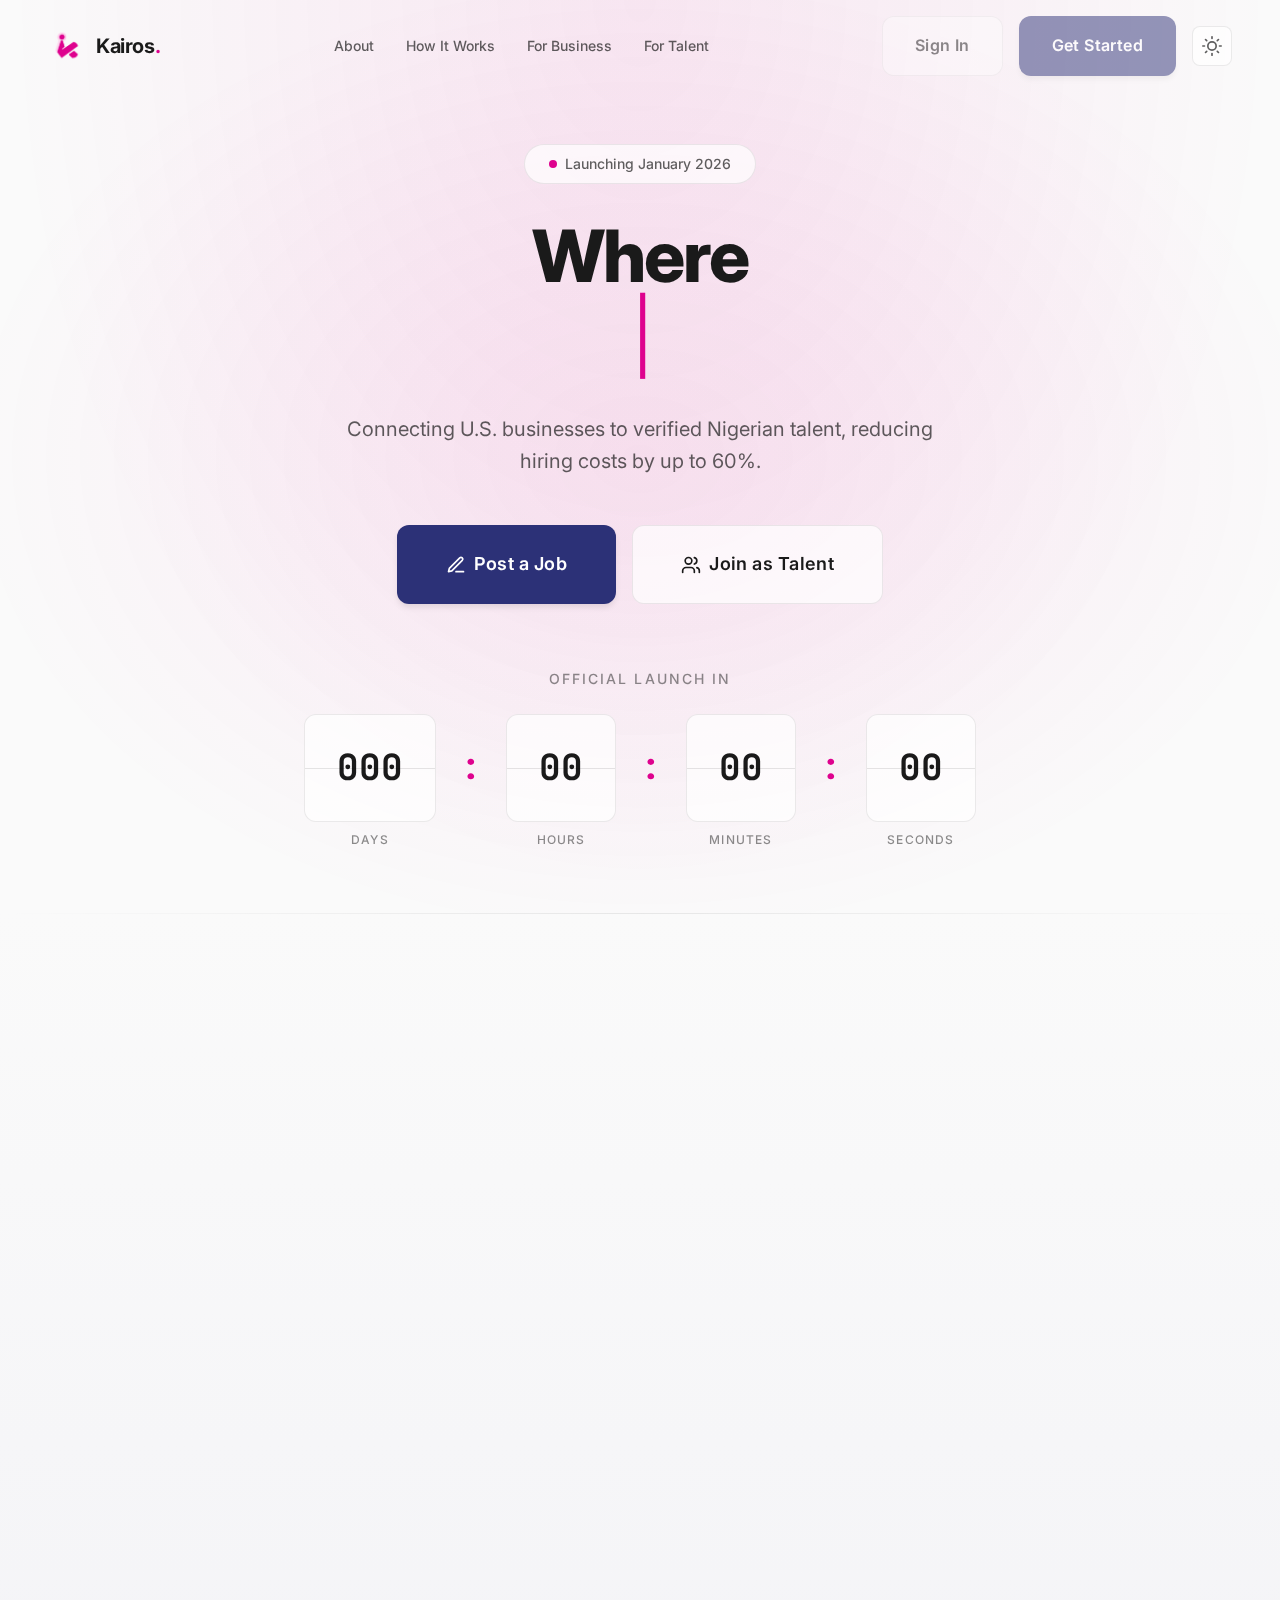
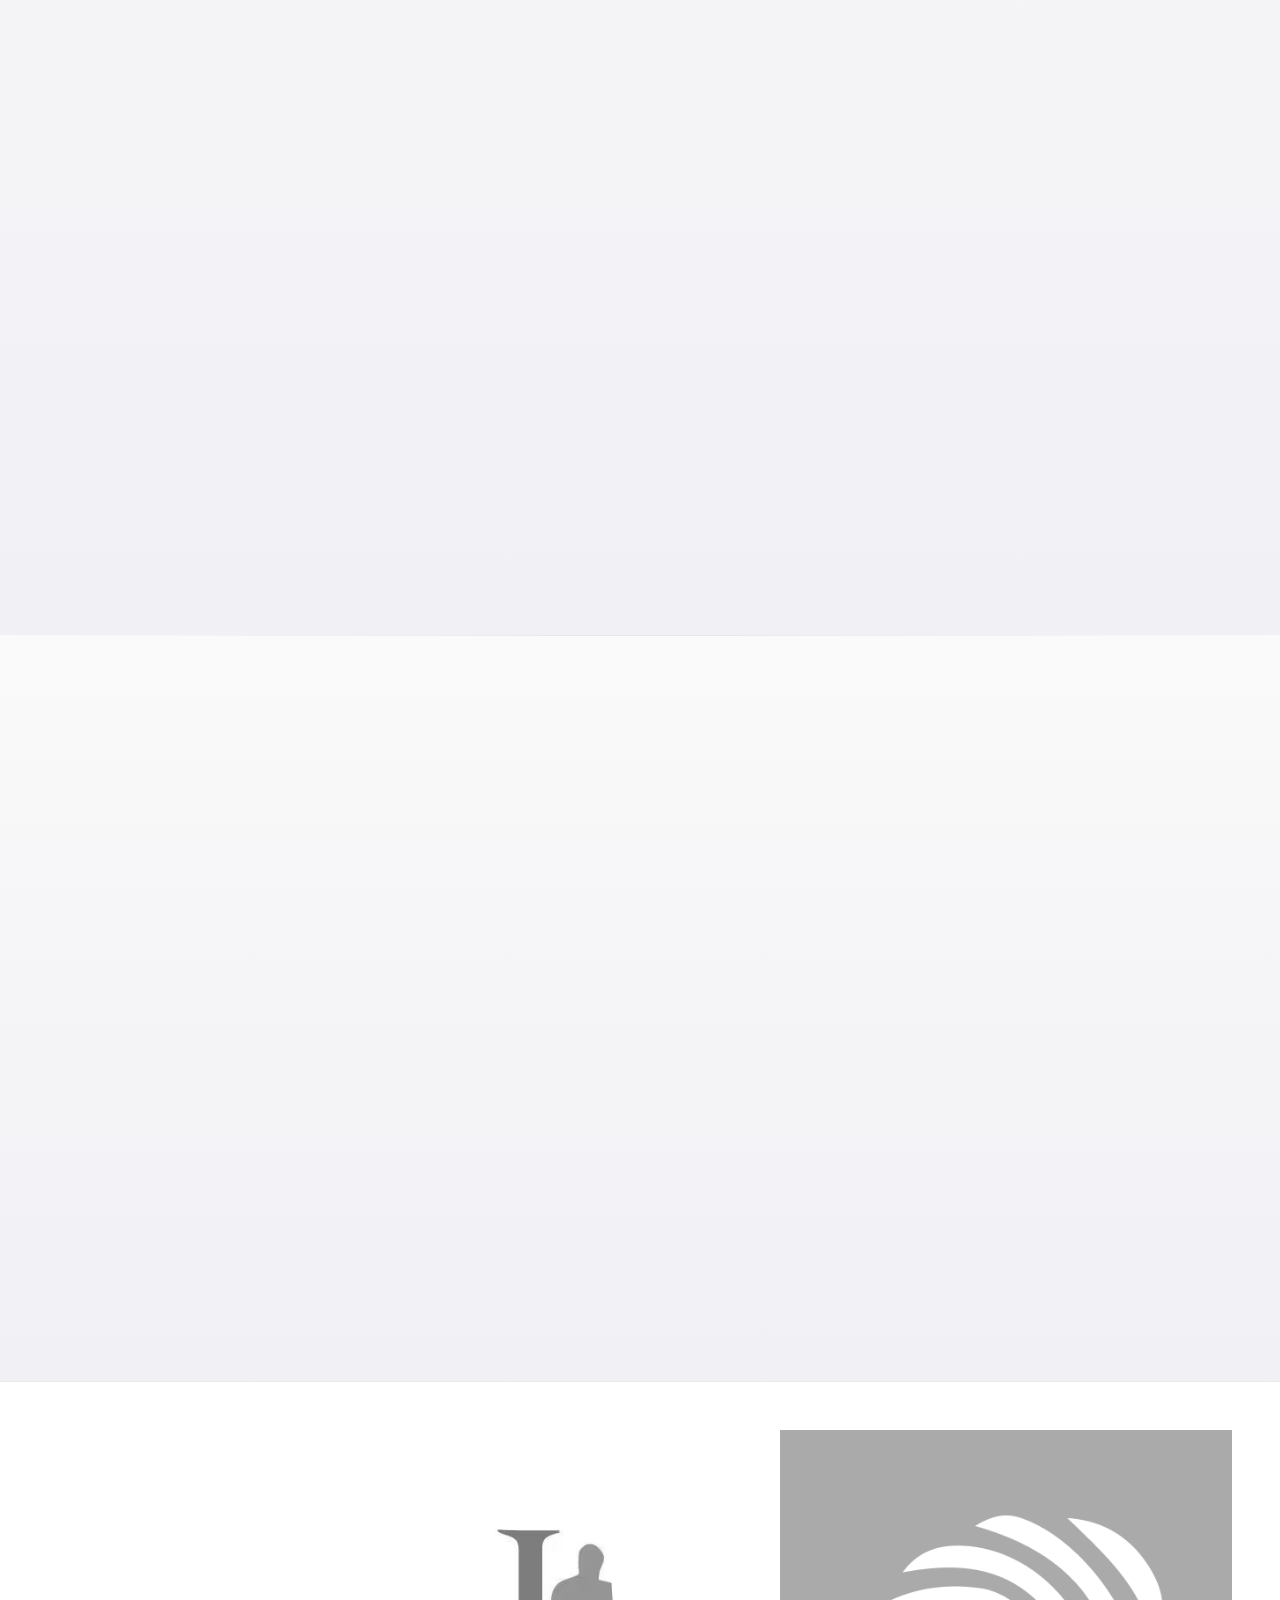
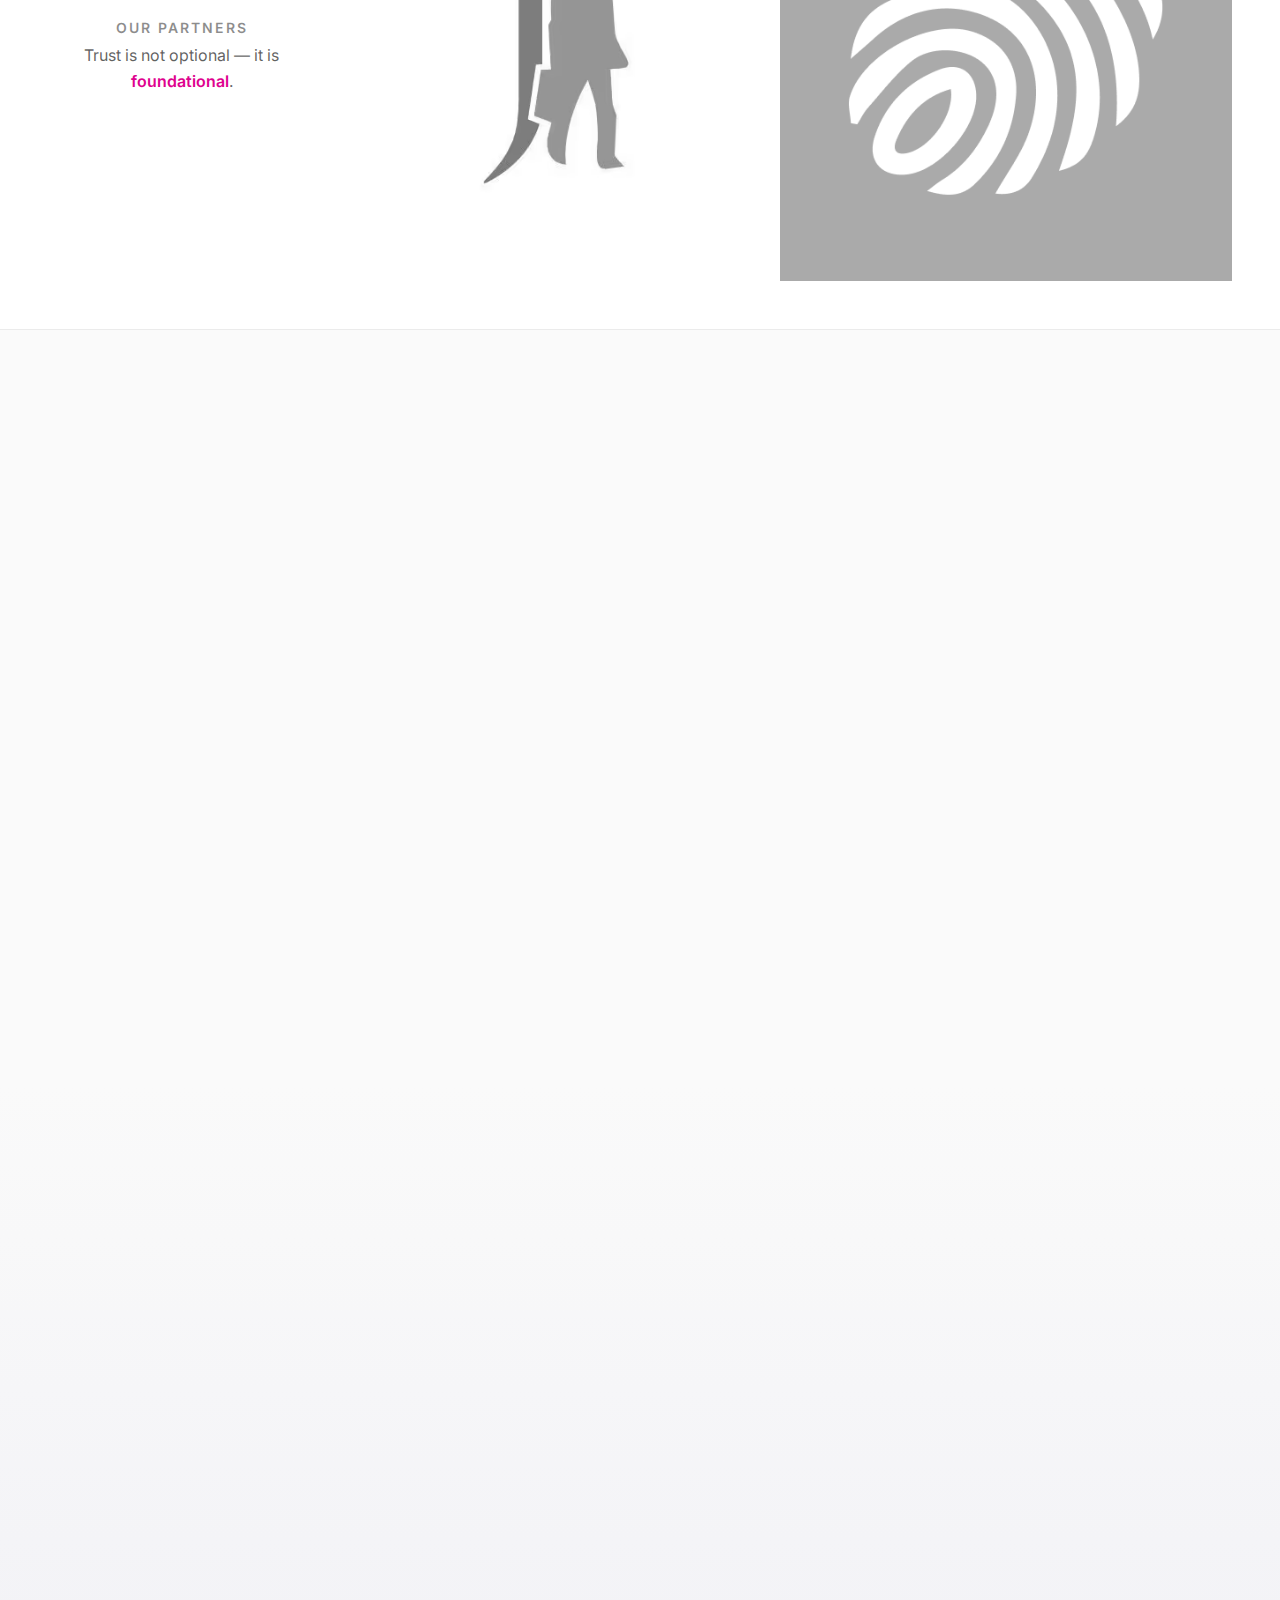
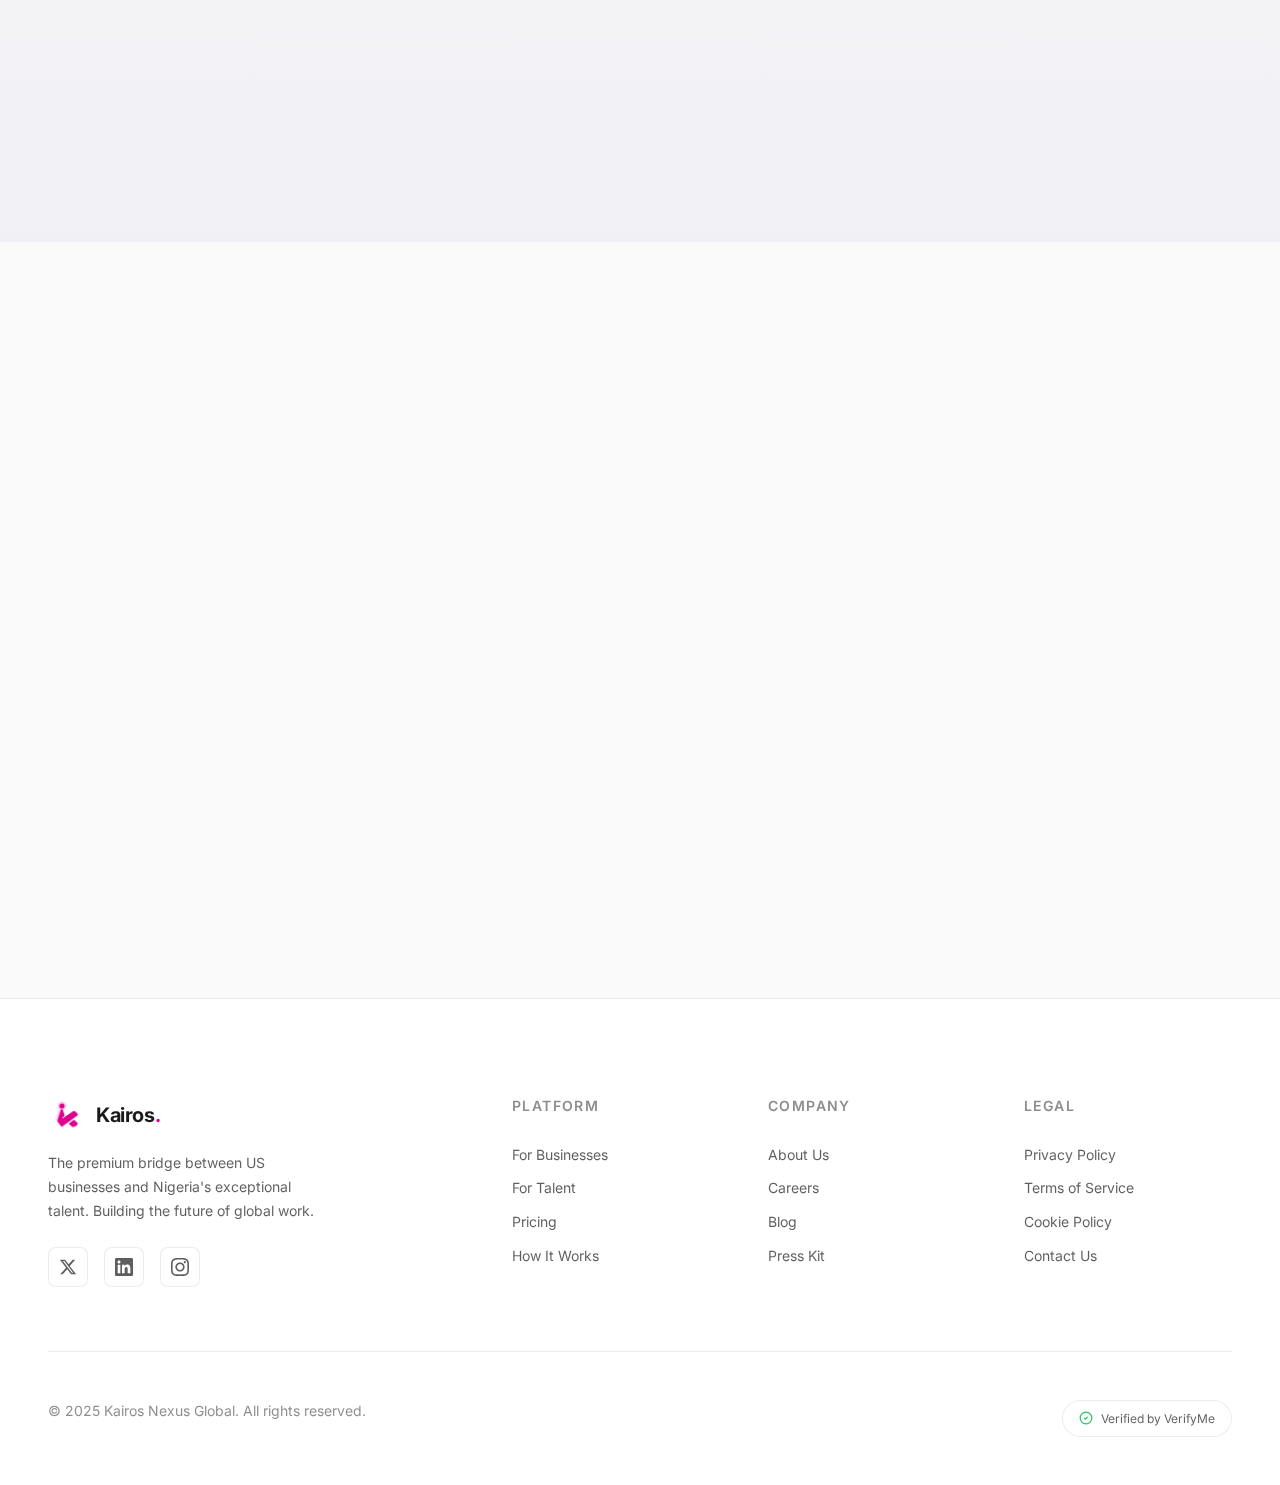
<file: index.html>
<!DOCTYPE html>
<html lang="en" dir="ltr">

<head>
  <meta charset="UTF-8">
  <meta name="viewport" content="width=device-width, initial-scale=1.0">

  <!-- Primary Meta Tags -->
  <title>Kairos Nexus Global | Where Opportunity Meets Ambition</title>
  <meta name="title" content="Kairos Nexus Global | Where Opportunity Meets Ambition">
  <meta name="description"
    content="Kairos Nexus Global - The premium bridge between US businesses and Nigeria's top talent. Save up to 60% on hiring costs while accessing verified, world-class professionals.">
  <meta name="keywords"
    content="talent marketplace, remote hiring, Nigeria talent, US businesses, cost reduction, verified professionals, remote work, global hiring">
  <meta name="author" content="Kairos Nexus Global">
  <meta name="robots" content="index, follow">
  <link rel="canonical" href="https://kairosng.com/">

  <!-- Open Graph / Facebook -->
  <meta property="og:type" content="website">
  <meta property="og:url" content="https://kairosng.com/">
  <meta property="og:title" content="Kairos Nexus Global | Where Opportunity Meets Ambition">
  <meta property="og:description"
    content="The premium bridge between US businesses and Nigeria's top talent. Save up to 60% on hiring costs while accessing verified, world-class professionals.">
  <meta property="og:image" content="https://kairosng.com/og-image.png">
  <meta property="og:site_name" content="Kairos Nexus Global">
  <meta property="og:locale" content="en_US">

  <!-- Twitter Card -->
  <meta name="twitter:card" content="summary_large_image">
  <meta name="twitter:url" content="https://kairosng.com/">
  <meta name="twitter:title" content="Kairos Nexus Global | Where Opportunity Meets Ambition">
  <meta name="twitter:description"
    content="The premium bridge between US businesses and Nigeria's top talent. Save up to 60% on hiring costs.">
  <meta name="twitter:image" content="https://kairosng.com/og-image.png">
  <meta name="twitter:site" content="@kairos_nexus">

  <!-- Additional Meta Tags -->
  <meta name="theme-color" content="#DE028E">
  <meta name="mobile-web-app-capable" content="yes">
  <meta name="apple-mobile-web-app-status-bar-style" content="black-translucent">
  <meta name="format-detection" content="telephone=no">

  <!-- Resource Hints -->
  <link rel="dns-prefetch" href="https://fonts.googleapis.com">
  <link rel="dns-prefetch" href="https://fonts.gstatic.com">
  <link rel="preconnect" href="https://fonts.googleapis.com">
  <link rel="preconnect" href="https://fonts.gstatic.com" crossorigin>

  <!-- Fonts -->
  <link
    href="https://fonts.googleapis.com/css2?family=Inter:wght@400;500;600;700;800&family=JetBrains+Mono:wght@500;700&display=swap"
    rel="stylesheet">

  <!-- Styles -->
  <link rel="stylesheet" href="styles.css">

  <!-- Favicon -->
  <link rel="icon" type="image/png" href="logo/ICON MAGENTA.png">
  <link rel="apple-touch-icon" href="logo/ICON MAGENTA.png">

  <!-- Structured Data (JSON-LD) -->
  <script type="application/ld+json">
  {
    "@context": "https://schema.org",
    "@type": "Organization",
    "name": "Kairos Nexus Global",
    "url": "https://kairosng.com",
    "logo": "https://kairosng.com/logo/ICON MAGENTA.png",
    "description": "The premium bridge between US businesses and Nigeria's top talent.",
    "sameAs": [
      "https://x.com/kairos_nexus",
      "https://www.linkedin.com/company/kairosnexus/",
      "https://www.instagram.com/kairosnexus"
    ],
    "contactPoint": {
      "@type": "ContactPoint",
      "contactType": "customer service",
      "url": "#"
    },
    "foundingDate": "2024",
    "slogan": "Where Opportunity Meets Ambition"
  }
  </script>
</head>

<body>
  <!-- Skip Navigation for Accessibility -->
  <a href="#main-content" class="skip-link">Skip to main content</a>

  <!-- Noscript Fallback -->
  <noscript>
    <div class="noscript-warning">
      This website requires JavaScript for the best experience. Please enable JavaScript in your browser settings.
    </div>
  </noscript>


  <!-- Navigation -->
  <nav class="navbar" id="navbar" role="navigation" aria-label="Main navigation">
    <div class="container navbar-inner">
      <a href="#" class="logo">
        <img src="logo/ICON MAGENTA.png" alt="Kairos" class="logo-img">
        <span>Kairos<span class="text-primary">.</span></span>
      </a>

      <ul class="nav-links">
        <li><a href="#about">About</a></li>
        <li><a href="#how-it-works">How It Works</a></li>
        <li><a href="#business">For Business</a></li>
        <li><a href="#talent">For Talent</a></li>
      </ul>

      <div class="nav-cta">
        <a href="#" class="btn btn-outline disabled" style="pointer-events: none; opacity: 0.5;">Sign In</a>
        <a href="#" class="btn btn-primary disabled" style="pointer-events: none; opacity: 0.5;">Get Started</a>
        <button class="theme-toggle" id="themeToggle" aria-label="Toggle theme">
          <svg class="icon-moon" viewBox="0 0 24 24" fill="none" stroke="currentColor" stroke-width="2"
            stroke-linecap="round" stroke-linejoin="round">
            <path d="M21 12.79A9 9 0 1 1 11.21 3 7 7 0 0 0 21 12.79z" />
          </svg>
          <svg class="icon-sun" viewBox="0 0 24 24" fill="none" stroke="currentColor" stroke-width="2"
            stroke-linecap="round" stroke-linejoin="round">
            <circle cx="12" cy="12" r="5" />
            <line x1="12" y1="1" x2="12" y2="3" />
            <line x1="12" y1="21" x2="12" y2="23" />
            <line x1="4.22" y1="4.22" x2="5.64" y2="5.64" />
            <line x1="18.36" y1="18.36" x2="19.78" y2="19.78" />
            <line x1="1" y1="12" x2="3" y2="12" />
            <line x1="21" y1="12" x2="23" y2="12" />
            <line x1="4.22" y1="19.78" x2="5.64" y2="18.36" />
            <line x1="18.36" y1="5.64" x2="19.78" y2="4.22" />
          </svg>
        </button>
      </div>

      <button class="menu-toggle" id="menuToggle" aria-label="Toggle menu">
        <span></span>
        <span></span>
        <span></span>
      </button>
    </div>
  </nav>

  <!-- Mobile Menu -->
  <div class="mobile-menu" id="mobileMenu">
    <button class="mobile-menu-close" id="menuClose" aria-label="Close menu">×</button>
    <a href="#about" class="mobile-link">About</a>
    <a href="#how-it-works" class="mobile-link">How It Works</a>
    <a href="#business" class="mobile-link">For Business</a>
    <a href="#talent" class="mobile-link">For Talent</a>
    <button class="theme-toggle" id="mobileThemeToggle" aria-label="Toggle theme">
      <svg class="icon-moon" viewBox="0 0 24 24" fill="none" stroke="currentColor" stroke-width="2"
        stroke-linecap="round" stroke-linejoin="round">
        <path d="M21 12.79A9 9 0 1 1 11.21 3 7 7 0 0 0 21 12.79z" />
      </svg>
      <svg class="icon-sun" viewBox="0 0 24 24" fill="none" stroke="currentColor" stroke-width="2"
        stroke-linecap="round" stroke-linejoin="round">
        <circle cx="12" cy="12" r="5" />
        <line x1="12" y1="1" x2="12" y2="3" />
        <line x1="12" y1="21" x2="12" y2="23" />
        <line x1="4.22" y1="4.22" x2="5.64" y2="5.64" />
        <line x1="18.36" y1="18.36" x2="19.78" y2="19.78" />
        <line x1="1" y1="12" x2="3" y2="12" />
        <line x1="21" y1="12" x2="23" y2="12" />
        <line x1="4.22" y1="19.78" x2="5.64" y2="18.36" />
        <line x1="18.36" y1="5.64" x2="19.78" y2="4.22" />
      </svg>
    </button>
    <a href="#" class="btn btn-primary btn-lg disabled" style="pointer-events: none; opacity: 0.5;">Get Started</a>
  </div>

  <!-- Main Content -->
  <main id="main-content" role="main">

    <!-- Hero Section -->
    <section class="hero" id="hero">
      <div class="container">
        <div class="hero-content">
          <div class="hero-badge">
            <span class="dot"></span>
            Launching January 2026
          </div>

          <h1 class="hero-heading">
            <span class="typewriter" id="typewriter-line1" data-text="Where Opportunity"></span>
            <br>
            <span class="typewriter" id="typewriter-line2" data-text="Meets "></span><span
              class="text-gradient typewriter" id="typewriter-line3" data-text="Ambition"></span><span
              class="cursor">|</span>
          </h1>

          <p class="hero-subtitle">
            Connecting U.S. businesses to verified Nigerian talent, reducing hiring costs by up to 60%.
          </p>

          <!-- Waitlist Form (shown before launch) -->
          <div class="waitlist-form-wrapper" id="waitlistForm">
            <form class="waitlist-form" id="heroWaitlistForm">
              <div class="form-group">
                <input type="email" id="waitlistEmail" placeholder="Enter your email" required>
                <!-- Honeypot field - hidden from real users, bots will fill it -->
                <input type="text" name="website" id="websiteHoneypot" class="honeypot-field" tabindex="-1" autocomplete="off">
                <button type="submit" class="btn btn-primary">
                  Join Waitlist
                  <svg width="16" height="16" viewBox="0 0 24 24" fill="none" stroke="currentColor" stroke-width="2">
                    <path d="M5 12h14M12 5l7 7-7 7" />
                  </svg>
                </button>
              </div>
              <p class="form-note">Be the first to know when we launch. No spam, ever.</p>
              <p class="waitlist-count">Join <strong>1,000+</strong> people already on the waitlist</p>
            </form>
            <div class="waitlist-success" id="waitlistSuccess" style="display: none;">
              <svg width="24" height="24" viewBox="0 0 24 24" fill="none" stroke="currentColor" stroke-width="2">
                <path d="M9 12l2 2 4-4" />
                <circle cx="12" cy="12" r="10" />
              </svg>
              <p>You're on the list! We'll notify you when we launch.</p>
            </div>
          </div>

          <!-- Launch buttons (shown after countdown ends) -->
          <div class="hero-buttons" id="launchButtons" style="display: none;">
            <a href="https://app.kairosng.com/auth/onboarding" class="btn btn-primary btn-lg" id="postJobBtn">
              <svg width="20" height="20" viewBox="0 0 24 24" fill="none" stroke="currentColor" stroke-width="2"
                stroke-linecap="round" stroke-linejoin="round">
                <path d="M12 20h9" />
                <path d="M16.5 3.5a2.12 2.12 0 0 1 3 3L7 19l-4 1 1-4Z" />
              </svg>
              Post a Job
            </a>
            <a href="https://app.kairosng.com/auth/onboarding" class="btn btn-outline btn-lg" id="joinTalentBtn">
              <svg width="20" height="20" viewBox="0 0 24 24" fill="none" stroke="currentColor" stroke-width="2"
                stroke-linecap="round" stroke-linejoin="round">
                <path d="M16 21v-2a4 4 0 0 0-4-4H6a4 4 0 0 0-4 4v2" />
                <circle cx="9" cy="7" r="4" />
                <path d="M22 21v-2a4 4 0 0 0-3-3.87" />
                <path d="M16 3.13a4 4 0 0 1 0 7.75" />
              </svg>
              Join as Talent
            </a>
          </div>

          <div class="countdown-wrapper">
            <p class="countdown-label">Official Launch In</p>
            <div class="countdown" id="countdown">
              <div class="countdown-item">
                <div class="countdown-value" id="days">000</div>
                <span class="countdown-unit">Days</span>
              </div>
              <span class="countdown-separator">:</span>
              <div class="countdown-item">
                <div class="countdown-value" id="hours">00</div>
                <span class="countdown-unit">Hours</span>
              </div>
              <span class="countdown-separator">:</span>
              <div class="countdown-item">
                <div class="countdown-value" id="minutes">00</div>
                <span class="countdown-unit">Minutes</span>
              </div>
              <span class="countdown-separator">:</span>
              <div class="countdown-item">
                <div class="countdown-value" id="seconds">00</div>
                <span class="countdown-unit">Seconds</span>
              </div>
            </div>
          </div>
        </div>
      </div>
    </section>

    <!-- App Preview Section -->
    <section class="section app-preview-section" id="app-preview">
      <div class="container">
        <div class="section-header animate-on-scroll">
          <h2>Experience the <span class="text-gradient">Platform</span></h2>
          <p>A glimpse into the future of talent connection. Powerful, intuitive, and designed for success.</p>
        </div>

        <div class="app-preview-wrapper animate-on-scroll delay-1">
          <div class="app-preview-glow"></div>
          <div class="app-preview-screens">
            <div class="app-screen app-screen-left">
              <div class="screen-header">
                <span class="screen-dot"></span>
                <span class="screen-dot"></span>
                <span class="screen-dot"></span>
              </div>
              <img src="Design Frame/Talent Pool.png" alt="Kairos Talent Pool - Browse verified professionals"
                loading="lazy">
            </div>
            <div class="app-screen app-screen-center">
              <div class="screen-header">
                <span class="screen-dot"></span>
                <span class="screen-dot"></span>
                <span class="screen-dot"></span>
              </div>
              <img src="Design Frame/Dashboard.png" alt="Kairos Dashboard - Your command center for talent management"
                loading="lazy">
            </div>
            <div class="app-screen app-screen-right">
              <div class="screen-header">
                <span class="screen-dot"></span>
                <span class="screen-dot"></span>
                <span class="screen-dot"></span>
              </div>
              <img src="Design Frame/Dashboard _ Unverified.png" alt="Kairos Skill Match - AI-powered skill matching"
                loading="lazy">
            </div>
          </div>

          <div class="app-preview-features">
            <div class="preview-feature">
              <svg viewBox="0 0 24 24" fill="none" stroke="currentColor" stroke-width="2">
                <path d="M12 22c5.523 0 10-4.477 10-10S17.523 2 12 2 2 6.477 2 12s4.477 10 10 10z" />
                <path d="M9 12l2 2 4-4" />
              </svg>
              <span>Verified Users</span>
            </div>
            <div class="preview-feature">
              <svg viewBox="0 0 24 24" fill="none" stroke="currentColor" stroke-width="2">
                <rect x="3" y="3" width="18" height="18" rx="2" />
                <path d="M3 9h18" />
                <path d="M9 21V9" />
              </svg>
              <span>Smart Dashboard</span>
            </div>
            <div class="preview-feature">
              <svg viewBox="0 0 24 24" fill="none" stroke="currentColor" stroke-width="2">
                <path d="M12 20V10" />
                <path d="M18 20V4" />
                <path d="M6 20v-4" />
                <path d="M12 10l4-4" />
                <path d="M16 6v4h-4" />
              </svg>
              <span>Skill Improvement Opportunity</span>
            </div>
          </div>
        </div>
      </div>
    </section>

    <!-- Kairos Moment Section -->
    <section class="section kairos-section" id="how-it-works">
      <div class="container">
        <div class="kairos-grid">
          <div class="kairos-content animate-on-scroll">
            <h2>The <span class="text-gradient">Kairos</span> Moment</h2>
            <p>
              In Greek, there are two words for time: <strong>Chronos</strong> — the endless tick of the clock,
              and <strong>Kairos</strong> — the perfect moment when opportunity aligns with action.
            </p>
            <p>
              We exist to create Kairos moments for exceptional talent and visionary businesses.
              No more grinding through endless job boards. No more settling for less.
            </p>

            <div class="stat-highlight">
              <span class="stat-number">60%</span>
              <div class="stat-text">
                <strong>Cost Reduction</strong>
                Average savings for US businesses hiring through Kairos compared to local recruitment.
              </div>
            </div>
          </div>

          <div class="kairos-comparison animate-on-scroll delay-2">
            <div class="comparison-card chronos">
              <h3>
                <span class="comparison-icon">⏰</span>
                Chronos — The Grind
              </h3>
              <p>
                Endless applications, generic job boards, talent lost in the noise.
                The old way wastes time and potential.
              </p>
            </div>

            <div class="comparison-card kairos">
              <h3>
                <span class="comparison-icon">✨</span>
                Kairos — The Moment
              </h3>
              <p>
                Verified talent meets vetted opportunities. Premium matching that respects
                your time and unlocks your potential.
              </p>
            </div>
          </div>
        </div>
      </div>
    </section>

    <!-- Trust Bar -->
    <section class="trust-bar">
      <div class="container">
        <div class="trust-content">
          <div class="trust-text">
            <h3>Our Partners</h3>
            <p>Trust is not optional — it is <em>foundational</em>.</p>
          </div>

          <div class="trust-logos">
            <div class="trust-logo">
              <img src="logo/jobberman.png.avif" alt="Jobberman" class="trust-logo-img">
            </div>
            <div class="trust-logo">
              <img src="logo/verifyme.png" alt="VerifyMe" class="trust-logo-img">
            </div>
          </div>
        </div>
      </div>
    </section>

    <!-- Dual Path Section -->
    <section class="section dual-path-section" id="business">
      <div class="container">
        <div class="section-header animate-on-scroll">
          <h2>Choose Your Path</h2>
          <p>Whether you're building a team or building your career, Kairos connects you with the right opportunities.
          </p>
        </div>

        <div class="dual-path-grid" id="talent">
          <!-- For Businesses Card -->
          <div class="path-card animate-on-scroll delay-1">
            <div class="path-icon">
              <svg width="28" height="28" viewBox="0 0 24 24" fill="none" stroke="currentColor" stroke-width="2"
                stroke-linecap="round" stroke-linejoin="round">
                <path d="M3 21h18" />
                <path d="M5 21V7l8-4v18" />
                <path d="M19 21V11l-6-4" />
                <path d="M9 9v.01" />
                <path d="M9 12v.01" />
                <path d="M9 15v.01" />
                <path d="M9 18v.01" />
              </svg>
            </div>
            <h3>For Businesses</h3>
            <p>
              Access Nigeria's top-tier talent at a fraction of the cost. Every candidate is
              verified, vetted, and ready to contribute from day one.
            </p>

            <div class="path-features">
              <div class="path-feature">
                <svg viewBox="0 0 24 24" fill="none" stroke="currentColor" stroke-width="2">
                  <polyline points="20 6 9 17 4 12" />
                </svg>
                <span>Up to 60% cost savings on talent</span>
              </div>
              <div class="path-feature">
                <svg viewBox="0 0 24 24" fill="none" stroke="currentColor" stroke-width="2">
                  <polyline points="20 6 9 17 4 12" />
                </svg>
                <span>Pre-vetted, verified professionals</span>
              </div>
              <div class="path-feature">
                <svg viewBox="0 0 24 24" fill="none" stroke="currentColor" stroke-width="2">
                  <polyline points="20 6 9 17 4 12" />
                </svg>
                <span>Seamless remote onboarding</span>
              </div>
              <div class="path-feature">
                <svg viewBox="0 0 24 24" fill="none" stroke="currentColor" stroke-width="2">
                  <polyline points="20 6 9 17 4 12" />
                </svg>
                <span>Dedicated success managers</span>
              </div>
            </div>

            <a href="#" class="btn btn-primary">
              Start Hiring
              <svg width="16" height="16" viewBox="0 0 24 24" fill="none" stroke="currentColor" stroke-width="2">
                <path d="M5 12h14M12 5l7 7-7 7" />
              </svg>
            </a>
          </div>

          <!-- For Talent Card -->
          <div class="path-card animate-on-scroll delay-2">
            <div class="path-icon">
              <svg width="28" height="28" viewBox="0 0 24 24" fill="none" stroke="currentColor" stroke-width="2"
                stroke-linecap="round" stroke-linejoin="round">
                <path d="M16 21v-2a4 4 0 0 0-4-4H6a4 4 0 0 0-4 4v2" />
                <circle cx="9" cy="7" r="4" />
                <path d="M22 21v-2a4 4 0 0 0-3-3.87" />
                <path d="M16 3.13a4 4 0 0 1 0 7.75" />
              </svg>
            </div>
            <h3>For Talent</h3>
            <p>
              Showcase your skills to US companies actively seeking exceptional remote
              professionals. Get paid what you're worth.
            </p>

            <div class="path-features">
              <div class="path-feature">
                <svg viewBox="0 0 24 24" fill="none" stroke="currentColor" stroke-width="2">
                  <polyline points="20 6 9 17 4 12" />
                </svg>
                <span>Access to premium US opportunities</span>
              </div>
              <div class="path-feature">
                <svg viewBox="0 0 24 24" fill="none" stroke="currentColor" stroke-width="2">
                  <polyline points="20 6 9 17 4 12" />
                </svg>
                <span>Competitive international rates</span>
              </div>
              <div class="path-feature">
                <svg viewBox="0 0 24 24" fill="none" stroke="currentColor" stroke-width="2">
                  <polyline points="20 6 9 17 4 12" />
                </svg>
                <span>Identity & credential verification</span>
              </div>
              <div class="path-feature">
                <svg viewBox="0 0 24 24" fill="none" stroke="currentColor" stroke-width="2">
                  <polyline points="20 6 9 17 4 12" />
                </svg>
                <span>Career growth support</span>
              </div>
            </div>

            <a href="#" class="btn btn-outline">
              Join Waitlist
              <svg width="16" height="16" viewBox="0 0 24 24" fill="none" stroke="currentColor" stroke-width="2">
                <path d="M5 12h14M12 5l7 7-7 7" />
              </svg>
            </a>
          </div>
        </div>
      </div>
    </section>

    <!-- About Section -->
    <section class="section about-section" id="about">
      <div class="container">
        <div class="about-intro animate-on-scroll">
          <h2>Bridging the <span class="text-gradient">Gap</span></h2>
          <p class="about-lead">
            Kairos Nexus Global was founded on a simple observation: there's an enormous
            pool of exceptional talent in Nigeria, and US businesses that could benefit
            immensely from their skills. What was missing? A trusted bridge.
          </p>
        </div>

        <!-- Founders Section -->
        <div class="founders-section">
          <h3 class="founders-title animate-on-scroll">Meet the <span class="text-gradient">Founders</span></h3>

          <div class="founders-grid">
            <!-- Founder 1: Jubelo -->
            <div class="founder-card animate-on-scroll delay-1">
              <div class="founder-avatar">
                <img src="founders/Jubelo.jpeg" alt="Jubelo Oyeniran" class="founder-photo">
              </div>
              <div class="founder-info">
                <h4 class="founder-name">Jubelo Oyeniran</h4>
                <span class="founder-role">Co-Founder</span>
                <p class="founder-bio">
                  Award-winning Stevenson University graduate (SU Pin recipient) now at RSM US LLP,
                  pursuing a master's in forensic accounting as a CPA candidate. With 3+ years of
                  audit experience at Citrin Cooperman and Clearview Group, Jubelo is an AICPA ASLW
                  Scholar and MACPA Champion Student dedicated to building trusted global connections.
                </p>
                <div class="founder-social">
                  <a href="https://www.linkedin.com/in/jubelooyeniran/" target="_blank" rel="noopener noreferrer"
                    aria-label="Jubelo's LinkedIn">
                    <svg width="20" height="20" viewBox="0 0 24 24" fill="currentColor">
                      <path
                        d="M20.447 20.452h-3.554v-5.569c0-1.328-.027-3.037-1.852-3.037-1.853 0-2.136 1.445-2.136 2.939v5.667H9.351V9h3.414v1.561h.046c.477-.9 1.637-1.85 3.37-1.85 3.601 0 4.267 2.37 4.267 5.455v6.286zM5.337 7.433c-1.144 0-2.063-.926-2.063-2.065 0-1.138.92-2.063 2.063-2.063 1.14 0 2.064.925 2.064 2.063 0 1.139-.925 2.065-2.064 2.065zm1.782 13.019H3.555V9h3.564v11.452zM22.225 0H1.771C.792 0 0 .774 0 1.729v20.542C0 23.227.792 24 1.771 24h20.451C23.2 24 24 23.227 24 22.271V1.729C24 .774 23.2 0 22.222 0h.003z" />
                    </svg>
                  </a>
                </div>
              </div>
            </div>

            <!-- Founder 2: Ayorinde -->
            <div class="founder-card animate-on-scroll delay-2">
              <div class="founder-avatar">
                <img src="founders/Ayorinde.JPG" alt="Ayorinde Alase" class="founder-photo">
              </div>
              <div class="founder-info">
                <h4 class="founder-name">Ayorinde Alase</h4>
                <span class="founder-role">Co-Founder</span>
                <p class="founder-bio">
                  Doctoral candidate in Computer Engineering at University of Arkansas, Little Rock,
                  with 3+ years building AI products. Former digital solutions developer at AXA,
                  specializing in machine learning for insurance and healthcare. Expert in Python,
                  deep learning, and algorithm development driving innovation in global tech solutions.
                </p>
                <div class="founder-social">
                  <a href="https://www.linkedin.com/in/ayorinde-alase/" target="_blank" rel="noopener noreferrer"
                    aria-label="Ayorinde's LinkedIn">
                    <svg width="20" height="20" viewBox="0 0 24 24" fill="currentColor">
                      <path
                        d="M20.447 20.452h-3.554v-5.569c0-1.328-.027-3.037-1.852-3.037-1.853 0-2.136 1.445-2.136 2.939v5.667H9.351V9h3.414v1.561h.046c.477-.9 1.637-1.85 3.37-1.85 3.601 0 4.267 2.37 4.267 5.455v6.286zM5.337 7.433c-1.144 0-2.063-.926-2.063-2.065 0-1.138.92-2.063 2.063-2.063 1.14 0 2.064.925 2.064 2.063 0 1.139-.925 2.065-2.064 2.065zm1.782 13.019H3.555V9h3.564v11.452zM22.225 0H1.771C.792 0 0 .774 0 1.729v20.542C0 23.227.792 24 1.771 24h20.451C23.2 24 24 23.227 24 22.271V1.729C24 .774 23.2 0 22.222 0h.003z" />
                    </svg>
                  </a>
                  <a href="https://www.theayoalase.com" target="_blank" rel="noopener noreferrer"
                    aria-label="Ayorinde's Website">
                    <svg width="20" height="20" viewBox="0 0 24 24" fill="none" stroke="currentColor" stroke-width="2"
                      stroke-linecap="round" stroke-linejoin="round">
                      <circle cx="12" cy="12" r="10" />
                      <line x1="2" y1="12" x2="22" y2="12" />
                      <path
                        d="M12 2a15.3 15.3 0 0 1 4 10 15.3 15.3 0 0 1-4 10 15.3 15.3 0 0 1-4-10 15.3 15.3 0 0 1 4-10z" />
                    </svg>
                  </a>
                </div>
              </div>
            </div>
          </div>
        </div>

        <!-- Awards Section -->
        <div class="awards-section animate-on-scroll">
          <h3 class="awards-title">Recognition & <span class="text-gradient">Awards</span></h3>
          <div class="awards-grid">
            <div class="award-card">
              <div class="award-icon">
                <svg width="32" height="32" viewBox="0 0 24 24" fill="none" stroke="currentColor" stroke-width="2"
                  stroke-linecap="round" stroke-linejoin="round">
                  <circle cx="12" cy="8" r="6" />
                  <path d="M15.477 12.89 17 22l-5-3-5 3 1.523-9.11" />
                </svg>
              </div>
              <div class="award-info">
                <h4 class="award-name">Passion Award</h4>
                <p class="award-event">UpSurge X TEDCO Showcase</p>
              </div>
            </div>
            <div class="award-card">
              <div class="award-icon">
                <svg width="32" height="32" viewBox="0 0 24 24" fill="none" stroke="currentColor" stroke-width="2"
                  stroke-linecap="round" stroke-linejoin="round">
                  <path d="M6 9H4.5a2.5 2.5 0 0 1 0-5H6" />
                  <path d="M18 9h1.5a2.5 2.5 0 0 0 0-5H18" />
                  <path d="M4 22h16" />
                  <path d="M10 14.66V17c0 .55-.47.98-.97 1.21C7.85 18.75 7 20.24 7 22" />
                  <path d="M14 14.66V17c0 .55.47.98.97 1.21C16.15 18.75 17 20.24 17 22" />
                  <path d="M18 2H6v7a6 6 0 0 0 12 0V2Z" />
                </svg>
              </div>
              <div class="award-info">
                <h4 class="award-name">Winner (1st Place)</h4>
                <p class="award-event">Howard University & PNC National Center for Entrepreneurship</p>
              </div>
            </div>
            <div class="award-card">
              <div class="award-icon">
                <svg width="32" height="32" viewBox="0 0 24 24" fill="none" stroke="currentColor" stroke-width="2"
                  stroke-linecap="round" stroke-linejoin="round">
                  <polygon points="12 2 15.09 8.26 22 9.27 17 14.14 18.18 21.02 12 17.77 5.82 21.02 7 14.14 2 9.27 8.91 8.26 12 2" />
                </svg>
              </div>
              <div class="award-info">
                <h4 class="award-name">Wealth Summit Live Pitch Competition</h4>
              </div>
            </div>
          </div>
        </div>

        <div class="about-cta animate-on-scroll">
          <p>We're not just another job board. We're architects of opportunity, building the premium connection between
            ambition and success.</p>
          <a href="#" class="btn btn-accent">
            Join the Movement
            <svg width="16" height="16" viewBox="0 0 24 24" fill="none" stroke="currentColor" stroke-width="2">
              <path d="M5 12h14M12 5l7 7-7 7" />
            </svg>
          </a>
        </div>
      </div>
    </section>

    <!-- CTA Section -->
    <section class="section cta-section">
      <div class="container">
        <div class="cta-content animate-on-scroll">
          <h2>Ready for Your <span class="text-gradient">Kairos</span> Moment?</h2>
          <p>
            Join thousands of professionals and businesses already preparing for launch.
            Be among the first to access the future of global talent.
          </p>

          <div class="cta-buttons">
            <a href="#" class="btn btn-accent btn-lg">
              Access the Platform
              <svg width="18" height="18" viewBox="0 0 24 24" fill="none" stroke="currentColor" stroke-width="2">
                <path d="M5 12h14M12 5l7 7-7 7" />
              </svg>
            </a>
            <a href="#" class="btn btn-outline btn-lg">
              Learn More
            </a>
          </div>
        </div>
      </div>
    </section>

  </main>

  <!-- Footer -->
  <footer class="footer" role="contentinfo">
    <div class="container">
      <div class="footer-grid">
        <div class="footer-brand">
          <a href="#" class="logo">
            <img src="logo/ICON MAGENTA.png" alt="Kairos" class="logo-img">
            <span>Kairos<span class="text-primary">.</span></span>
          </a>
          <p>
            The premium bridge between US businesses and Nigeria's exceptional talent.
            Building the future of global work.
          </p>

          <div class="footer-social">
            <a href="https://x.com/kairos_nexus?s=21" target="_blank" rel="noopener noreferrer" class="social-link"
              aria-label="X (Twitter)">
              <svg width="18" height="18" viewBox="0 0 24 24" fill="currentColor">
                <path
                  d="M18.244 2.25h3.308l-7.227 8.26 8.502 11.24H16.17l-5.214-6.817L4.99 21.75H1.68l7.73-8.835L1.254 2.25H8.08l4.713 6.231zm-1.161 17.52h1.833L7.084 4.126H5.117z" />
              </svg>
            </a>
            <a href="https://www.linkedin.com/company/kairosnexus/" target="_blank" rel="noopener noreferrer"
              class="social-link" aria-label="LinkedIn">
              <svg width="18" height="18" viewBox="0 0 24 24" fill="currentColor">
                <path
                  d="M20.447 20.452h-3.554v-5.569c0-1.328-.027-3.037-1.852-3.037-1.853 0-2.136 1.445-2.136 2.939v5.667H9.351V9h3.414v1.561h.046c.477-.9 1.637-1.85 3.37-1.85 3.601 0 4.267 2.37 4.267 5.455v6.286zM5.337 7.433c-1.144 0-2.063-.926-2.063-2.065 0-1.138.92-2.063 2.063-2.063 1.14 0 2.064.925 2.064 2.063 0 1.139-.925 2.065-2.064 2.065zm1.782 13.019H3.555V9h3.564v11.452zM22.225 0H1.771C.792 0 0 .774 0 1.729v20.542C0 23.227.792 24 1.771 24h20.451C23.2 24 24 23.227 24 22.271V1.729C24 .774 23.2 0 22.222 0h.003z" />
              </svg>
            </a>
            <a href="https://www.instagram.com/kairosnexus?igsh=ZDh3NTYyazgycXJ2" target="_blank"
              rel="noopener noreferrer" class="social-link" aria-label="Instagram">
              <svg width="18" height="18" viewBox="0 0 24 24" fill="currentColor">
                <path
                  d="M12 2.163c3.204 0 3.584.012 4.85.07 3.252.148 4.771 1.691 4.919 4.919.058 1.265.069 1.645.069 4.849 0 3.205-.012 3.584-.069 4.849-.149 3.225-1.664 4.771-4.919 4.919-1.266.058-1.644.07-4.85.07-3.204 0-3.584-.012-4.849-.07-3.26-.149-4.771-1.699-4.919-4.92-.058-1.265-.07-1.644-.07-4.849 0-3.204.013-3.583.07-4.849.149-3.227 1.664-4.771 4.919-4.919 1.266-.057 1.645-.069 4.849-.069zm0-2.163c-3.259 0-3.667.014-4.947.072-4.358.2-6.78 2.618-6.98 6.98-.059 1.281-.073 1.689-.073 4.948 0 3.259.014 3.668.072 4.948.2 4.358 2.618 6.78 6.98 6.98 1.281.058 1.689.072 4.948.072 3.259 0 3.668-.014 4.948-.072 4.354-.2 6.782-2.618 6.979-6.98.059-1.28.073-1.689.073-4.948 0-3.259-.014-3.667-.072-4.947-.196-4.354-2.617-6.78-6.979-6.98-1.281-.059-1.69-.073-4.949-.073zm0 5.838c-3.403 0-6.162 2.759-6.162 6.162s2.759 6.163 6.162 6.163 6.162-2.759 6.162-6.163c0-3.403-2.759-6.162-6.162-6.162zm0 10.162c-2.209 0-4-1.79-4-4 0-2.209 1.791-4 4-4s4 1.791 4 4c0 2.21-1.791 4-4 4zm6.406-11.845c-.796 0-1.441.645-1.441 1.44s.645 1.44 1.441 1.44c.795 0 1.439-.645 1.439-1.44s-.644-1.44-1.439-1.44z" />
              </svg>
            </a>
          </div>
        </div>

        <div class="footer-column">
          <h4>Platform</h4>
          <ul>
            <li><a href="#">For Businesses</a></li>
            <li><a href="#">For Talent</a></li>
            <li><a href="#">Pricing</a></li>
            <li><a href="#">How It Works</a></li>
          </ul>
        </div>

        <div class="footer-column">
          <h4>Company</h4>
          <ul>
            <li><a href="#about">About Us</a></li>
            <li><a href="#">Careers</a></li>
            <li><a href="#">Blog</a></li>
            <li><a href="#">Press Kit</a></li>
          </ul>
        </div>

        <div class="footer-column">
          <h4>Legal</h4>
          <ul>
            <li><a href="privacy-policy.html">Privacy Policy</a></li>
            <li><a href="terms-of-service.html">Terms of Service</a></li>
            <li><a href="privacy-policy.html#cookie-policy">Cookie Policy</a></li>
            <li><a href="mailto:info@kairosnexusglobal.com">Contact Us</a></li>
          </ul>
        </div>
      </div>

      <div class="footer-bottom">
        <p>&copy; 2025 Kairos Nexus Global. All rights reserved.</p>

        <div class="verified-badge">
          <svg width="14" height="14" viewBox="0 0 24 24" fill="none" stroke="currentColor" stroke-width="2">
            <path d="M9 12l2 2 4-4" />
            <path d="M12 22c5.523 0 10-4.477 10-10S17.523 2 12 2 2 6.477 2 12s4.477 10 10 10z" />
          </svg>
          Verified by VerifyMe
        </div>
      </div>
    </div>
  </footer>

  <!-- Google tag (gtag.js) -->
  <script async src="https://www.googletagmanager.com/gtag/js?id=AW-17730161346"></script>
  <script>
  window.dataLayer = window.dataLayer || [];
  function gtag(){dataLayer.push(arguments);}
  gtag('js', new Date());
  gtag('config', 'AW-17730161346');
  </script>

  <!-- Meta Pixel Code -->
  <script>
  !function(f,b,e,v,n,t,s)
  {if(f.fbq)return;n=f.fbq=function(){n.callMethod?
  n.callMethod.apply(n,arguments):n.queue.push(arguments)};
  if(!f._fbq)f._fbq=n;n.push=n;n.loaded=!0;n.version='2.0';
  n.queue=[];t=b.createElement(e);t.async=!0;
  t.src=v;s=b.getElementsByTagName(e)[0];
  s.parentNode.insertBefore(t,s)}(window, document,'script',
  'https://connect.facebook.net/en_US/fbevents.js');
  fbq('init', '1376987427115396');
  fbq('track', 'PageView');
  </script>
  <noscript><img height="1" width="1" style="display:none"
  src="https://www.facebook.com/tr?id=1376987427115396&ev=PageView&noscript=1"
  /></noscript>
  <!-- End Meta Pixel Code -->

  <!-- Scripts -->
  <script src="script.js"></script>
</body>

</html>
</file>
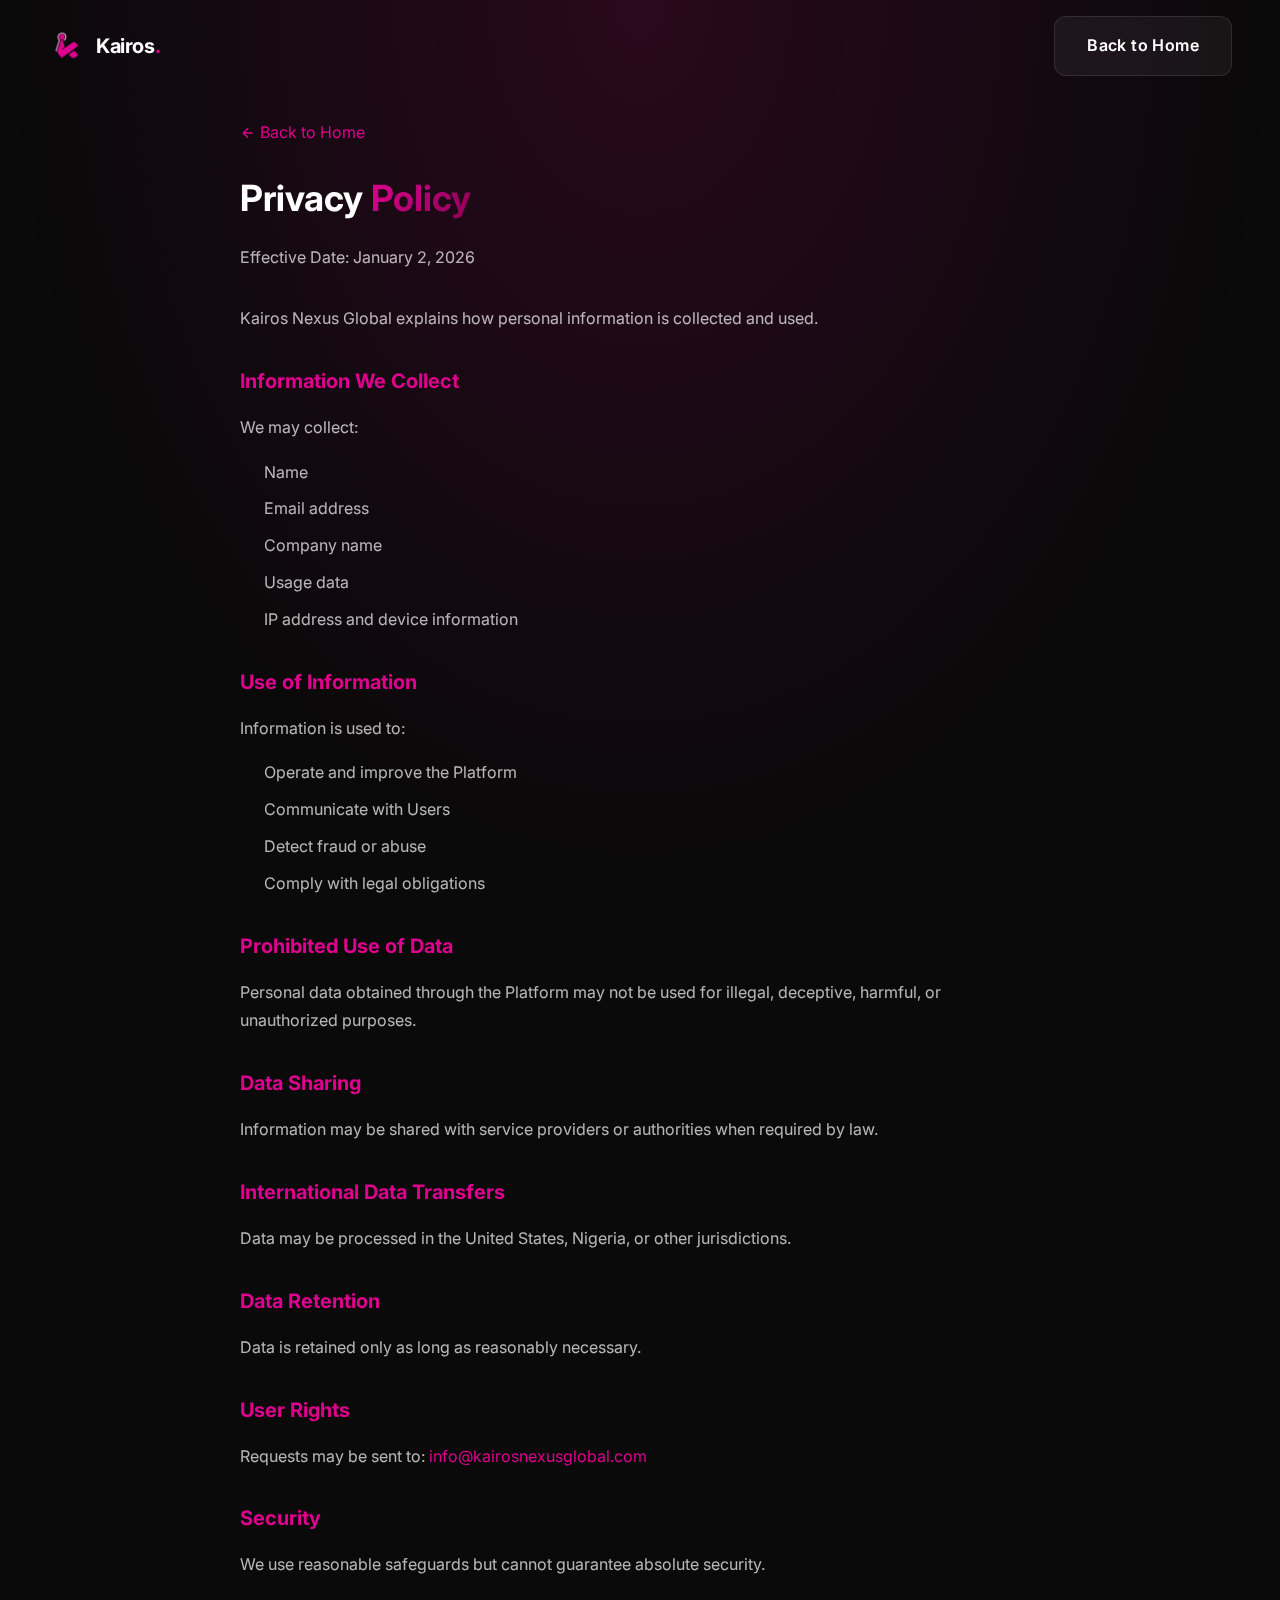
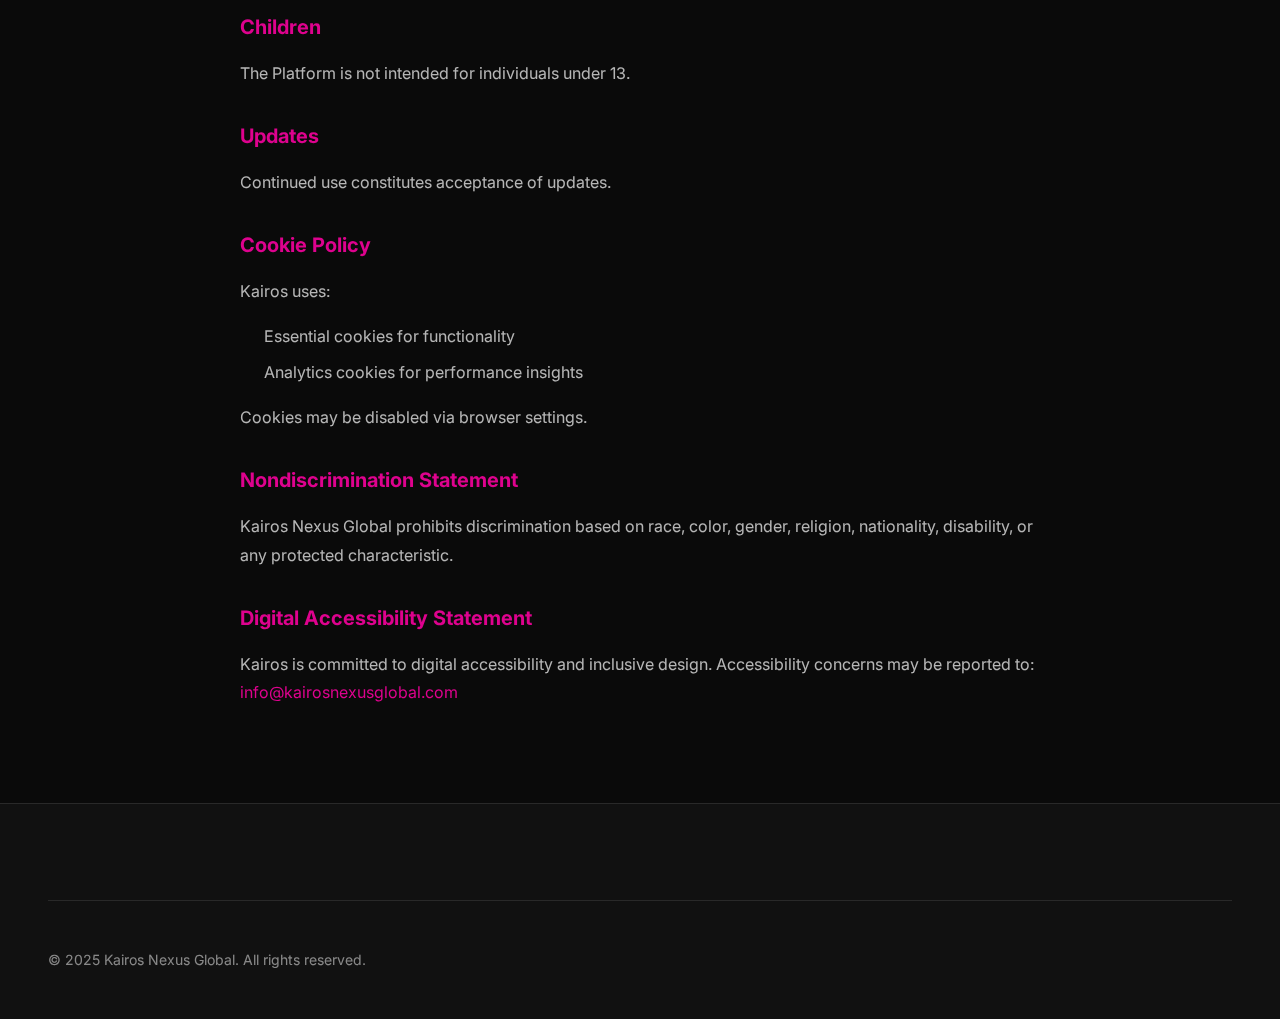
<file: privacy-policy.html>
<!DOCTYPE html>
<html lang="en" dir="ltr">

<head>
  <meta charset="UTF-8">
  <meta name="viewport" content="width=device-width, initial-scale=1.0">
  <title>Privacy Policy | Kairos Nexus Global</title>
  <meta name="description" content="Privacy Policy for Kairos Nexus Global - Learn how we collect, use, and protect your personal information.">
  <meta name="robots" content="index, follow">
  <link rel="canonical" href="https://kairosng.com/privacy-policy.html">
  <meta name="theme-color" content="#DE028E">
  <meta name="mobile-web-app-capable" content="yes">
  <link rel="preconnect" href="https://fonts.googleapis.com">
  <link rel="preconnect" href="https://fonts.gstatic.com" crossorigin>
  <link href="https://fonts.googleapis.com/css2?family=Inter:wght@400;500;600;700;800&display=swap" rel="stylesheet">
  <link rel="stylesheet" href="styles.css">
  <link rel="icon" type="image/png" href="logo/ICON MAGENTA.png">
  <style>
    .legal-page {
      padding: 120px 0 80px;
      min-height: 100vh;
    }
    .legal-content {
      max-width: 800px;
      margin: 0 auto;
    }
    .legal-content h1 {
      font-size: var(--text-4xl);
      margin-bottom: var(--spacing-md);
    }
    .legal-content .effective-date {
      color: var(--color-text-secondary);
      margin-bottom: var(--spacing-xl);
    }
    .legal-content h2 {
      font-size: var(--text-xl);
      margin-top: var(--spacing-xl);
      margin-bottom: var(--spacing-md);
      color: var(--color-primary);
    }
    .legal-content p, .legal-content ul {
      color: var(--color-text-secondary);
      line-height: 1.8;
      margin-bottom: var(--spacing-md);
    }
    .legal-content ul {
      padding-left: var(--spacing-lg);
    }
    .legal-content li {
      margin-bottom: var(--spacing-sm);
    }
    .legal-content a {
      color: var(--color-primary);
    }
    .back-link {
      display: inline-flex;
      align-items: center;
      gap: var(--spacing-xs);
      color: var(--color-text-secondary);
      margin-bottom: var(--spacing-lg);
      transition: color 0.2s;
    }
    .back-link:hover {
      color: var(--color-primary);
    }
  </style>
</head>

<body>
  <!-- Navigation -->
  <nav class="navbar" id="navbar">
    <div class="container navbar-inner">
      <a href="index.html" class="logo">
        <img src="logo/ICON MAGENTA.png" alt="Kairos" class="logo-img">
        <span>Kairos<span class="text-primary">.</span></span>
      </a>
      <div class="nav-cta">
        <a href="index.html" class="btn btn-outline">Back to Home</a>
      </div>
    </div>
  </nav>

  <main class="legal-page">
    <div class="container">
      <div class="legal-content">
        <a href="index.html" class="back-link">
          <svg width="16" height="16" viewBox="0 0 24 24" fill="none" stroke="currentColor" stroke-width="2">
            <path d="M19 12H5M12 19l-7-7 7-7"/>
          </svg>
          Back to Home
        </a>

        <h1>Privacy <span class="text-gradient">Policy</span></h1>
        <p class="effective-date">Effective Date: January 2, 2026</p>

        <p>Kairos Nexus Global explains how personal information is collected and used.</p>

        <h2>Information We Collect</h2>
        <p>We may collect:</p>
        <ul>
          <li>Name</li>
          <li>Email address</li>
          <li>Company name</li>
          <li>Usage data</li>
          <li>IP address and device information</li>
        </ul>

        <h2>Use of Information</h2>
        <p>Information is used to:</p>
        <ul>
          <li>Operate and improve the Platform</li>
          <li>Communicate with Users</li>
          <li>Detect fraud or abuse</li>
          <li>Comply with legal obligations</li>
        </ul>

        <h2>Prohibited Use of Data</h2>
        <p>Personal data obtained through the Platform may not be used for illegal, deceptive, harmful, or unauthorized purposes.</p>

        <h2>Data Sharing</h2>
        <p>Information may be shared with service providers or authorities when required by law.</p>

        <h2>International Data Transfers</h2>
        <p>Data may be processed in the United States, Nigeria, or other jurisdictions.</p>

        <h2>Data Retention</h2>
        <p>Data is retained only as long as reasonably necessary.</p>

        <h2>User Rights</h2>
        <p>Requests may be sent to: <a href="mailto:info@kairosnexusglobal.com">info@kairosnexusglobal.com</a></p>

        <h2>Security</h2>
        <p>We use reasonable safeguards but cannot guarantee absolute security.</p>

        <h2>Children</h2>
        <p>The Platform is not intended for individuals under 13.</p>

        <h2>Updates</h2>
        <p>Continued use constitutes acceptance of updates.</p>

        <h2 id="cookie-policy">Cookie Policy</h2>
        <p>Kairos uses:</p>
        <ul>
          <li>Essential cookies for functionality</li>
          <li>Analytics cookies for performance insights</li>
        </ul>
        <p>Cookies may be disabled via browser settings.</p>

        <h2>Nondiscrimination Statement</h2>
        <p>Kairos Nexus Global prohibits discrimination based on race, color, gender, religion, nationality, disability, or any protected characteristic.</p>

        <h2>Digital Accessibility Statement</h2>
        <p>Kairos is committed to digital accessibility and inclusive design. Accessibility concerns may be reported to: <a href="mailto:info@kairosnexusglobal.com">info@kairosnexusglobal.com</a></p>

      </div>
    </div>
  </main>

  <!-- Footer -->
  <footer class="footer">
    <div class="container">
      <div class="footer-bottom">
        <p>&copy; 2025 Kairos Nexus Global. All rights reserved.</p>
      </div>
    </div>
  </footer>

</body>
</html>
</file>
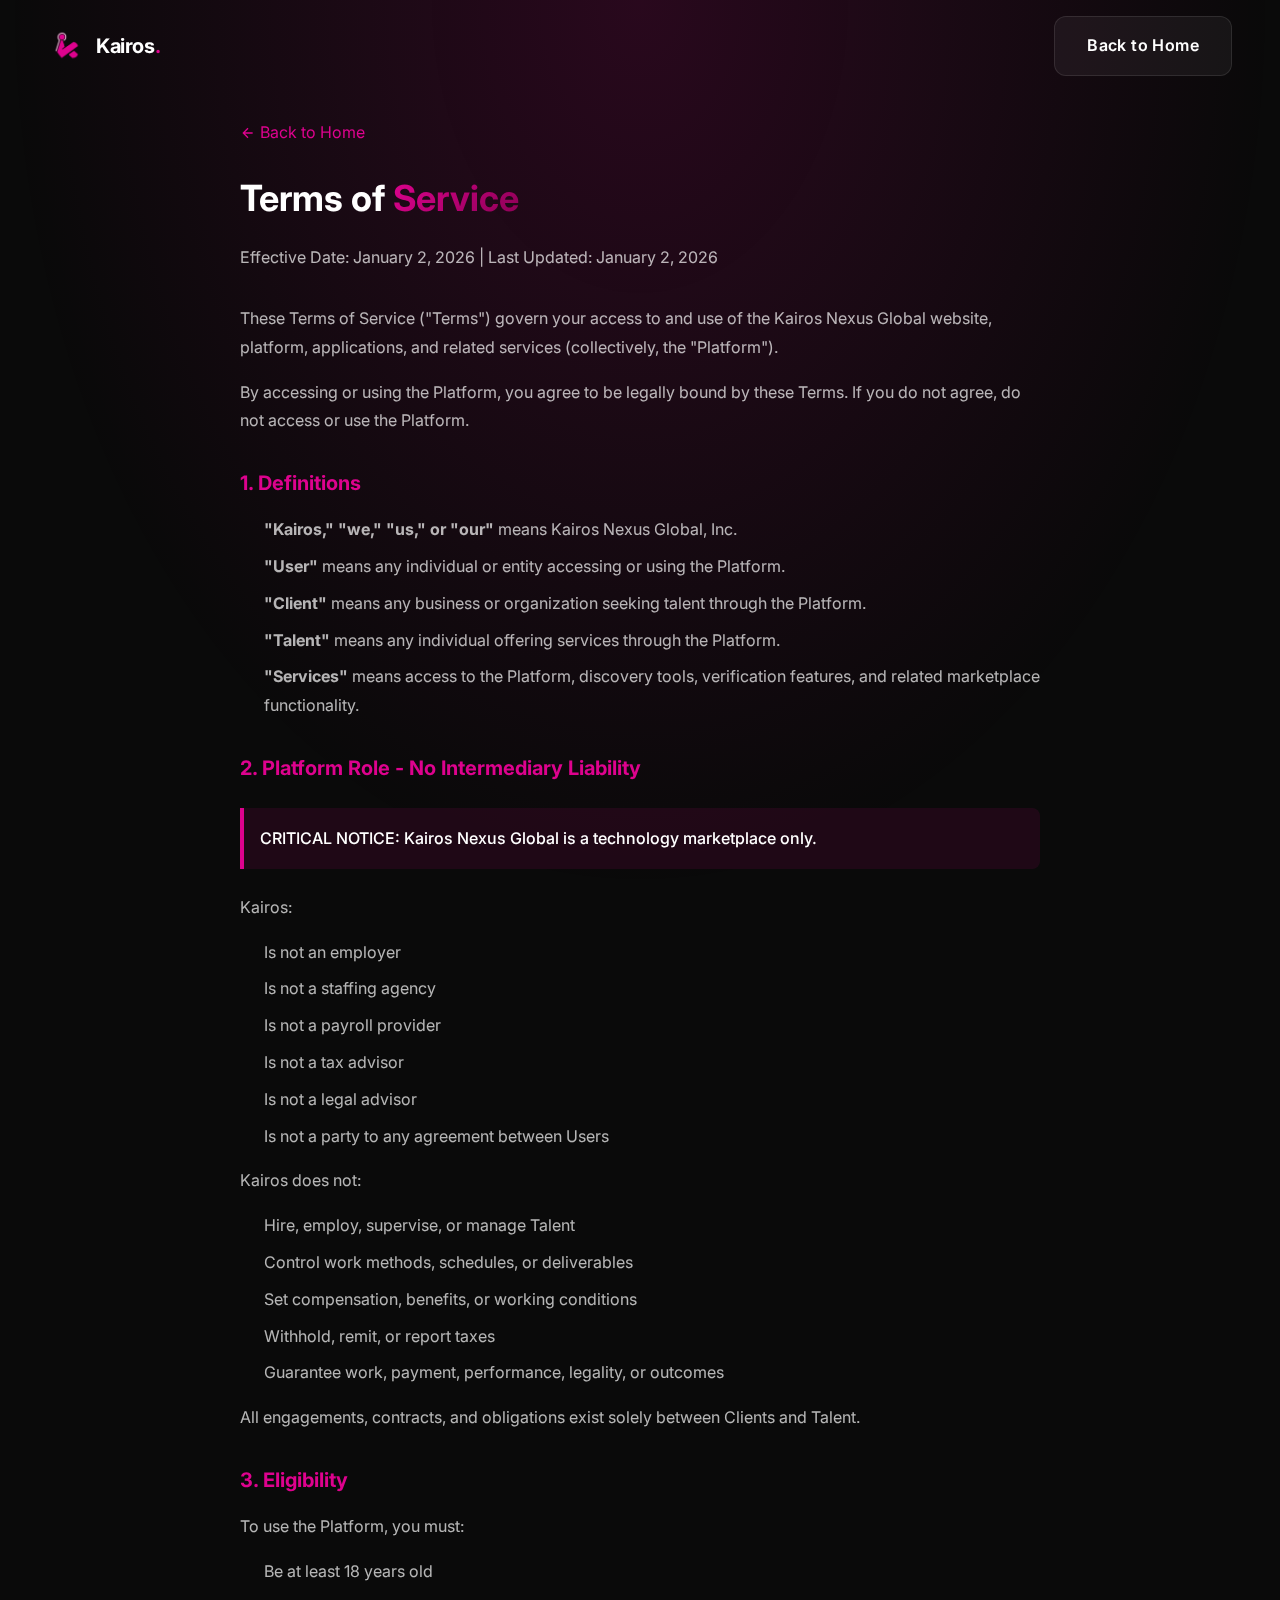
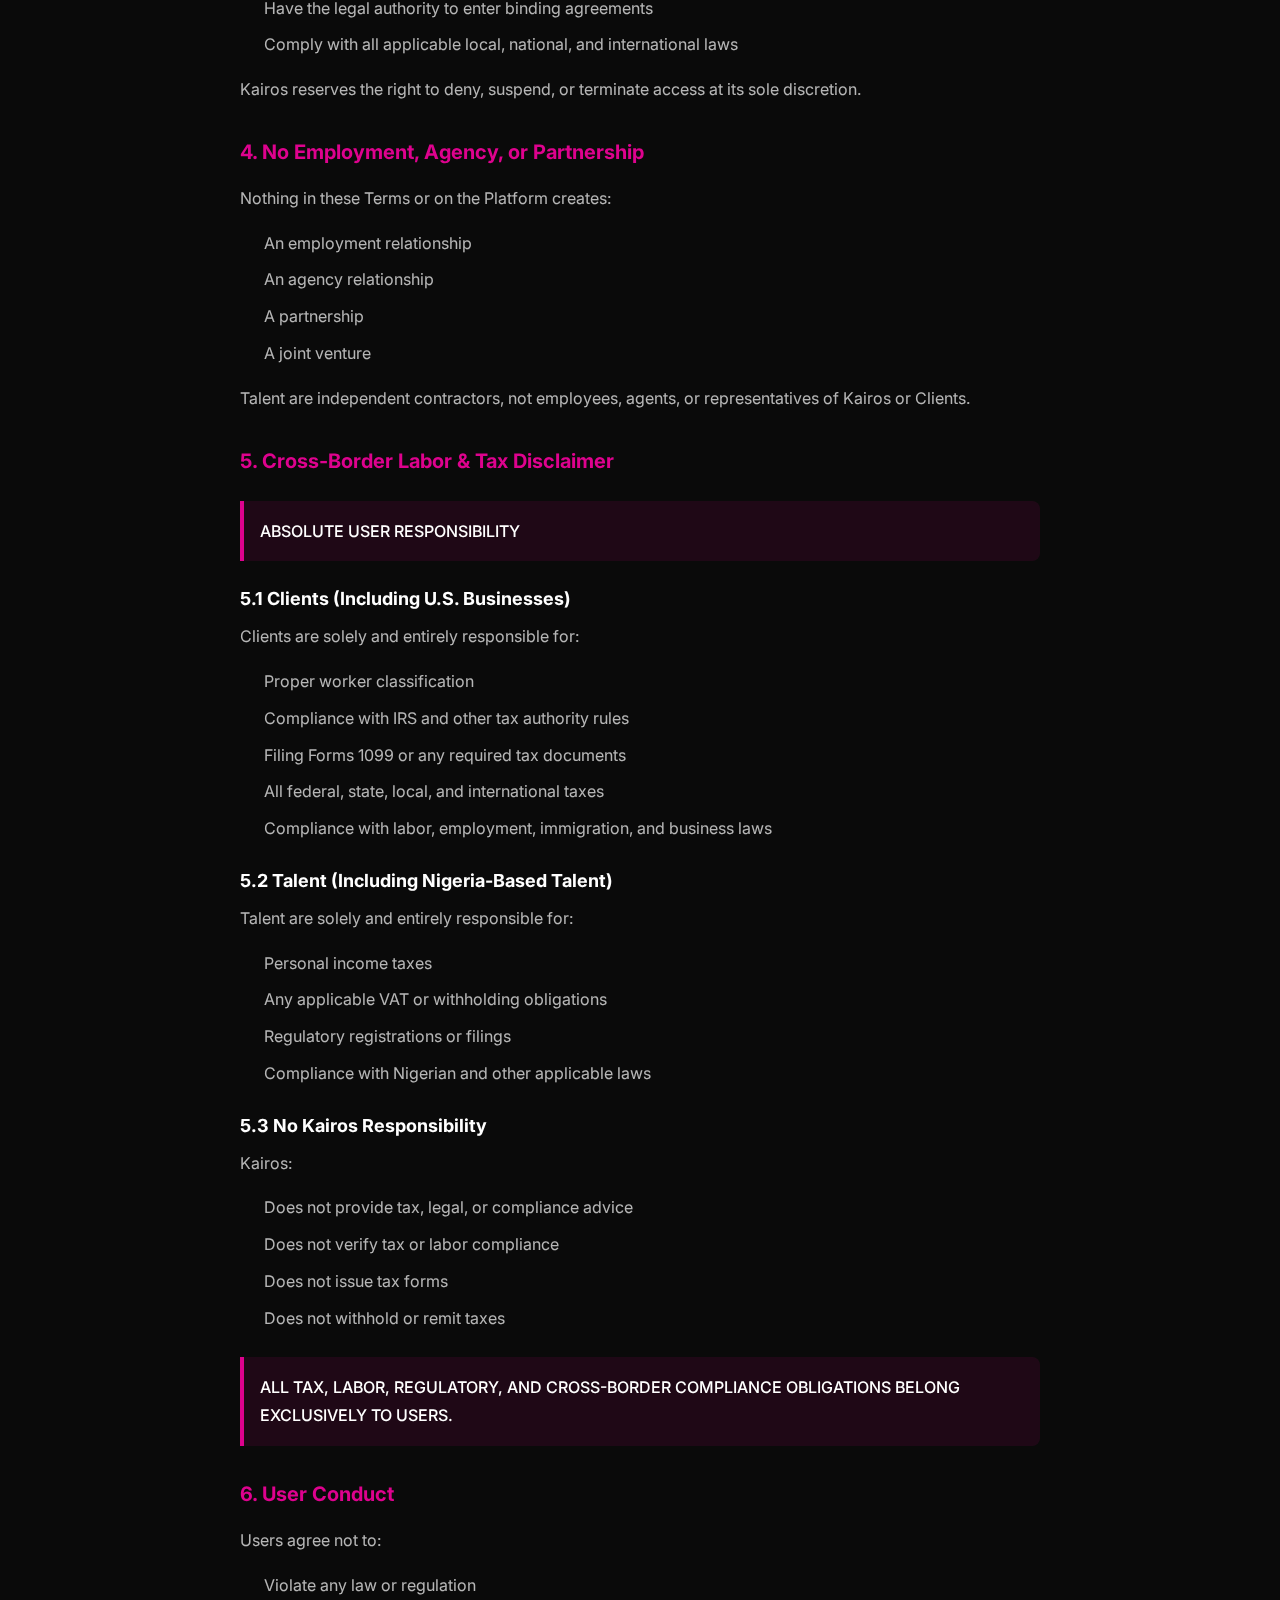
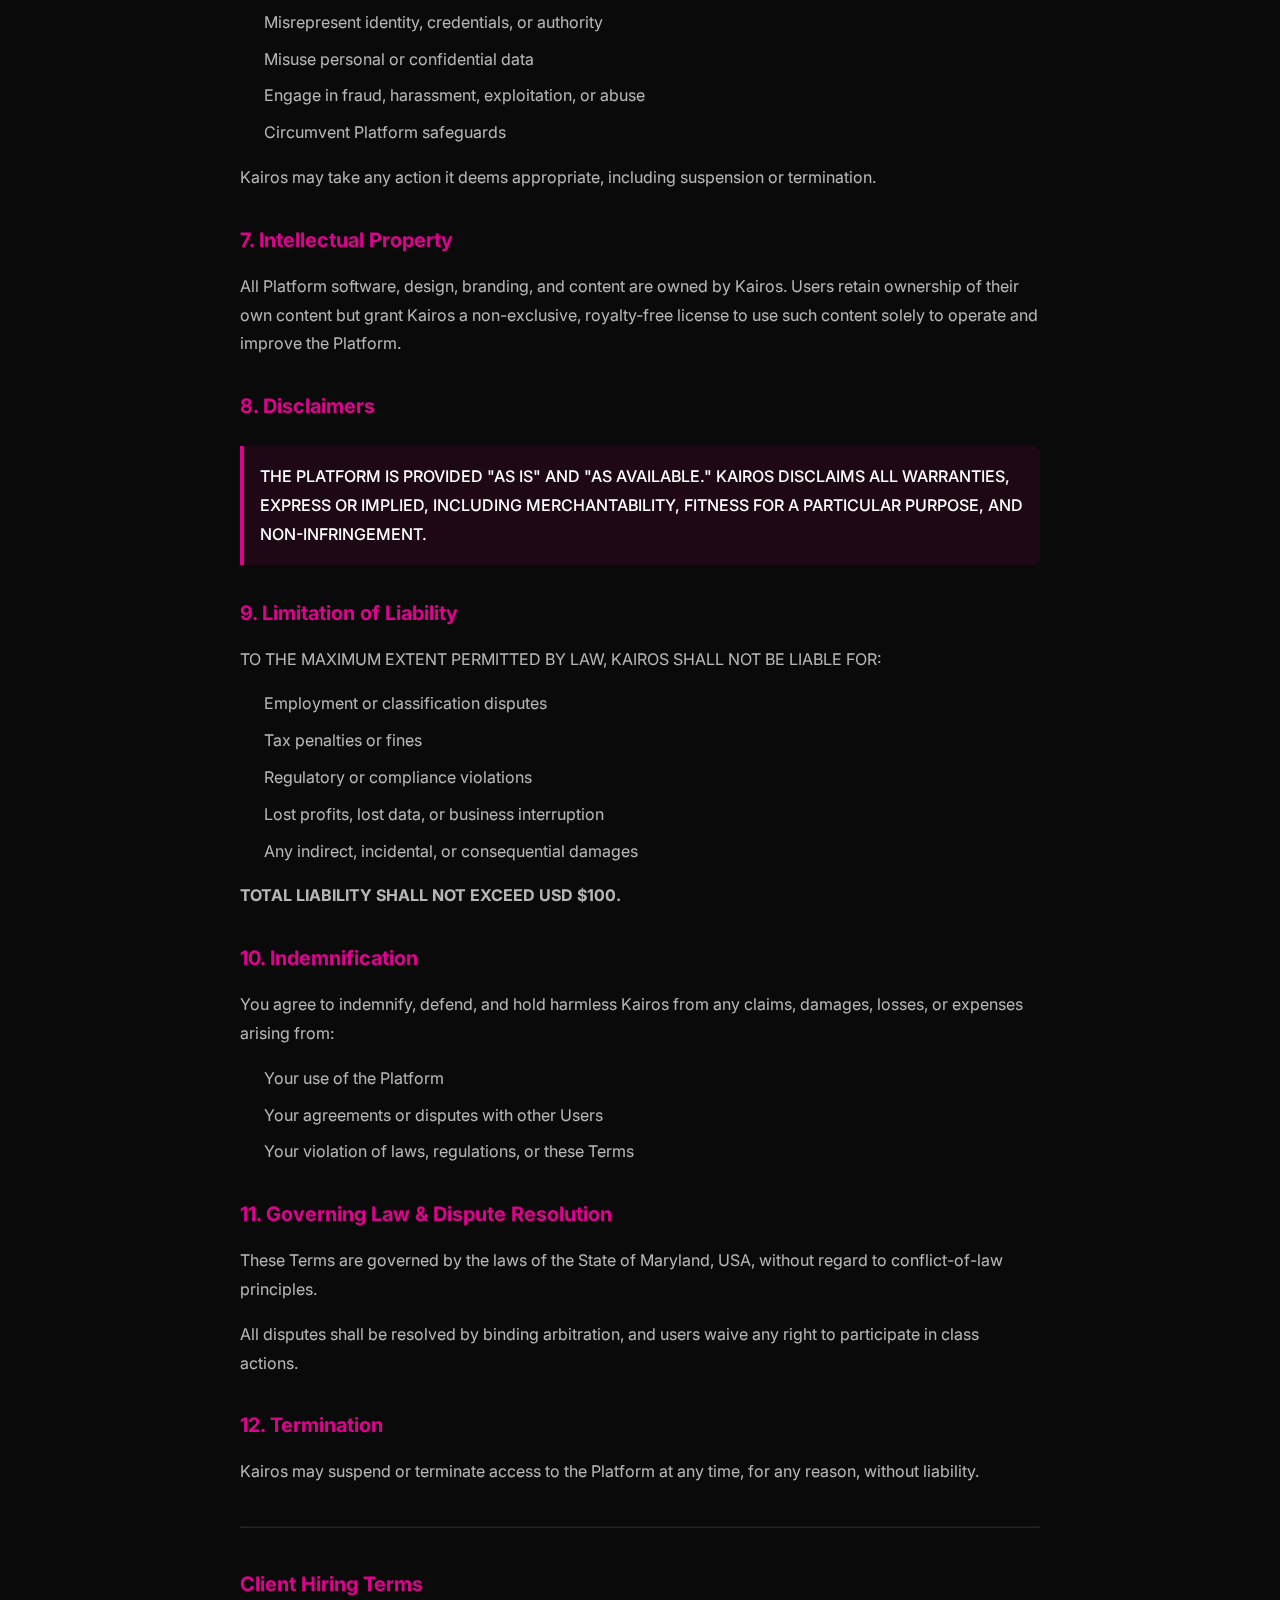
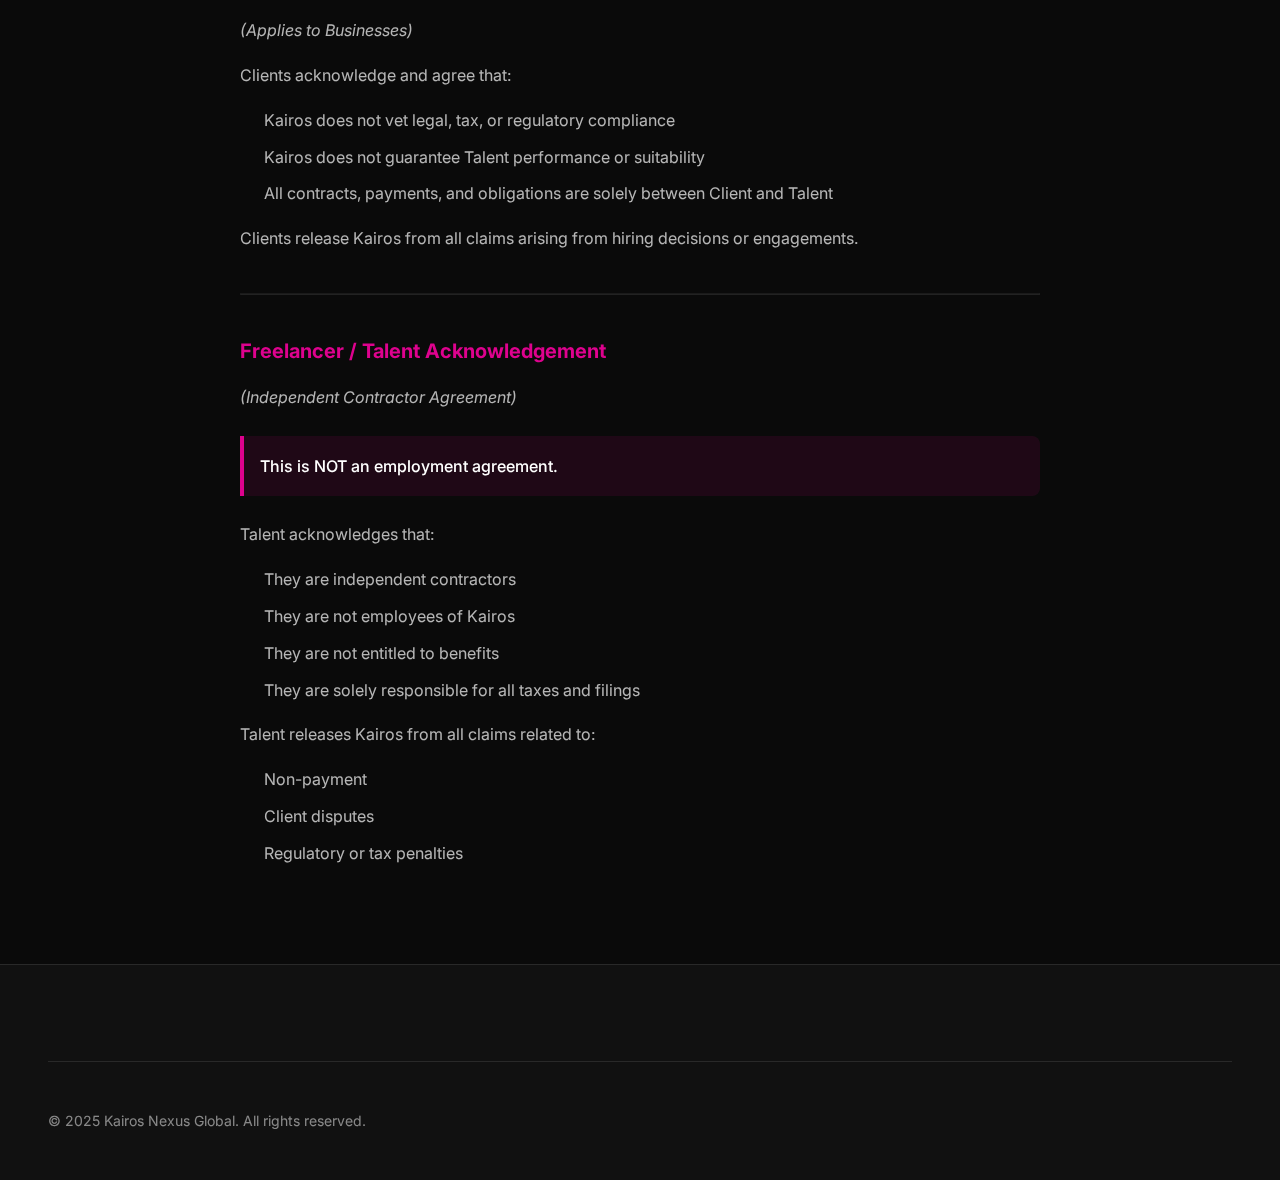
<file: terms-of-service.html>
<!DOCTYPE html>
<html lang="en" dir="ltr">

<head>
  <meta charset="UTF-8">
  <meta name="viewport" content="width=device-width, initial-scale=1.0">
  <title>Terms of Service | Kairos Nexus Global</title>
  <meta name="description" content="Terms of Service for Kairos Nexus Global - Review the terms governing your use of our platform.">
  <meta name="robots" content="index, follow">
  <link rel="canonical" href="https://kairosng.com/terms-of-service.html">
  <meta name="theme-color" content="#DE028E">
  <meta name="mobile-web-app-capable" content="yes">
  <link rel="preconnect" href="https://fonts.googleapis.com">
  <link rel="preconnect" href="https://fonts.gstatic.com" crossorigin>
  <link href="https://fonts.googleapis.com/css2?family=Inter:wght@400;500;600;700;800&display=swap" rel="stylesheet">
  <link rel="stylesheet" href="styles.css">
  <link rel="icon" type="image/png" href="logo/ICON MAGENTA.png">
  <style>
    .legal-page {
      padding: 120px 0 80px;
      min-height: 100vh;
    }
    .legal-content {
      max-width: 800px;
      margin: 0 auto;
    }
    .legal-content h1 {
      font-size: var(--text-4xl);
      margin-bottom: var(--spacing-md);
    }
    .legal-content .effective-date {
      color: var(--color-text-secondary);
      margin-bottom: var(--spacing-xl);
    }
    .legal-content h2 {
      font-size: var(--text-xl);
      margin-top: var(--spacing-xl);
      margin-bottom: var(--spacing-md);
      color: var(--color-primary);
    }
    .legal-content h3 {
      font-size: var(--text-lg);
      margin-top: var(--spacing-lg);
      margin-bottom: var(--spacing-sm);
      color: var(--color-text-primary);
    }
    .legal-content p, .legal-content ul {
      color: var(--color-text-secondary);
      line-height: 1.8;
      margin-bottom: var(--spacing-md);
    }
    .legal-content ul {
      padding-left: var(--spacing-lg);
    }
    .legal-content li {
      margin-bottom: var(--spacing-sm);
    }
    .legal-content a {
      color: var(--color-primary);
    }
    .legal-content .notice {
      background: rgba(222, 2, 142, 0.1);
      border-left: 4px solid var(--color-primary);
      padding: var(--spacing-md);
      margin: var(--spacing-lg) 0;
      border-radius: 0 var(--radius-md) var(--radius-md) 0;
    }
    .legal-content .notice p {
      margin-bottom: 0;
      color: var(--color-text-primary);
      font-weight: 500;
    }
    .back-link {
      display: inline-flex;
      align-items: center;
      gap: var(--spacing-xs);
      color: var(--color-text-secondary);
      margin-bottom: var(--spacing-lg);
      transition: color 0.2s;
    }
    .back-link:hover {
      color: var(--color-primary);
    }
  </style>
</head>

<body>
  <!-- Navigation -->
  <nav class="navbar" id="navbar">
    <div class="container navbar-inner">
      <a href="index.html" class="logo">
        <img src="logo/ICON MAGENTA.png" alt="Kairos" class="logo-img">
        <span>Kairos<span class="text-primary">.</span></span>
      </a>
      <div class="nav-cta">
        <a href="index.html" class="btn btn-outline">Back to Home</a>
      </div>
    </div>
  </nav>

  <main class="legal-page">
    <div class="container">
      <div class="legal-content">
        <a href="index.html" class="back-link">
          <svg width="16" height="16" viewBox="0 0 24 24" fill="none" stroke="currentColor" stroke-width="2">
            <path d="M19 12H5M12 19l-7-7 7-7"/>
          </svg>
          Back to Home
        </a>

        <h1>Terms of <span class="text-gradient">Service</span></h1>
        <p class="effective-date">Effective Date: January 2, 2026 | Last Updated: January 2, 2026</p>

        <p>These Terms of Service ("Terms") govern your access to and use of the Kairos Nexus Global website, platform, applications, and related services (collectively, the "Platform").</p>
        <p>By accessing or using the Platform, you agree to be legally bound by these Terms. If you do not agree, do not access or use the Platform.</p>

        <h2>1. Definitions</h2>
        <ul>
          <li><strong>"Kairos," "we," "us," or "our"</strong> means Kairos Nexus Global, Inc.</li>
          <li><strong>"User"</strong> means any individual or entity accessing or using the Platform.</li>
          <li><strong>"Client"</strong> means any business or organization seeking talent through the Platform.</li>
          <li><strong>"Talent"</strong> means any individual offering services through the Platform.</li>
          <li><strong>"Services"</strong> means access to the Platform, discovery tools, verification features, and related marketplace functionality.</li>
        </ul>

        <h2>2. Platform Role - No Intermediary Liability</h2>
        <div class="notice">
          <p>CRITICAL NOTICE: Kairos Nexus Global is a technology marketplace only.</p>
        </div>
        <p>Kairos:</p>
        <ul>
          <li>Is not an employer</li>
          <li>Is not a staffing agency</li>
          <li>Is not a payroll provider</li>
          <li>Is not a tax advisor</li>
          <li>Is not a legal advisor</li>
          <li>Is not a party to any agreement between Users</li>
        </ul>
        <p>Kairos does not:</p>
        <ul>
          <li>Hire, employ, supervise, or manage Talent</li>
          <li>Control work methods, schedules, or deliverables</li>
          <li>Set compensation, benefits, or working conditions</li>
          <li>Withhold, remit, or report taxes</li>
          <li>Guarantee work, payment, performance, legality, or outcomes</li>
        </ul>
        <p>All engagements, contracts, and obligations exist solely between Clients and Talent.</p>

        <h2>3. Eligibility</h2>
        <p>To use the Platform, you must:</p>
        <ul>
          <li>Be at least 18 years old</li>
          <li>Have the legal authority to enter binding agreements</li>
          <li>Comply with all applicable local, national, and international laws</li>
        </ul>
        <p>Kairos reserves the right to deny, suspend, or terminate access at its sole discretion.</p>

        <h2>4. No Employment, Agency, or Partnership</h2>
        <p>Nothing in these Terms or on the Platform creates:</p>
        <ul>
          <li>An employment relationship</li>
          <li>An agency relationship</li>
          <li>A partnership</li>
          <li>A joint venture</li>
        </ul>
        <p>Talent are independent contractors, not employees, agents, or representatives of Kairos or Clients.</p>

        <h2>5. Cross-Border Labor & Tax Disclaimer</h2>
        <div class="notice">
          <p>ABSOLUTE USER RESPONSIBILITY</p>
        </div>

        <h3>5.1 Clients (Including U.S. Businesses)</h3>
        <p>Clients are solely and entirely responsible for:</p>
        <ul>
          <li>Proper worker classification</li>
          <li>Compliance with IRS and other tax authority rules</li>
          <li>Filing Forms 1099 or any required tax documents</li>
          <li>All federal, state, local, and international taxes</li>
          <li>Compliance with labor, employment, immigration, and business laws</li>
        </ul>

        <h3>5.2 Talent (Including Nigeria-Based Talent)</h3>
        <p>Talent are solely and entirely responsible for:</p>
        <ul>
          <li>Personal income taxes</li>
          <li>Any applicable VAT or withholding obligations</li>
          <li>Regulatory registrations or filings</li>
          <li>Compliance with Nigerian and other applicable laws</li>
        </ul>

        <h3>5.3 No Kairos Responsibility</h3>
        <p>Kairos:</p>
        <ul>
          <li>Does not provide tax, legal, or compliance advice</li>
          <li>Does not verify tax or labor compliance</li>
          <li>Does not issue tax forms</li>
          <li>Does not withhold or remit taxes</li>
        </ul>
        <div class="notice">
          <p>ALL TAX, LABOR, REGULATORY, AND CROSS-BORDER COMPLIANCE OBLIGATIONS BELONG EXCLUSIVELY TO USERS.</p>
        </div>

        <h2>6. User Conduct</h2>
        <p>Users agree not to:</p>
        <ul>
          <li>Violate any law or regulation</li>
          <li>Misrepresent identity, credentials, or authority</li>
          <li>Misuse personal or confidential data</li>
          <li>Engage in fraud, harassment, exploitation, or abuse</li>
          <li>Circumvent Platform safeguards</li>
        </ul>
        <p>Kairos may take any action it deems appropriate, including suspension or termination.</p>

        <h2>7. Intellectual Property</h2>
        <p>All Platform software, design, branding, and content are owned by Kairos. Users retain ownership of their own content but grant Kairos a non-exclusive, royalty-free license to use such content solely to operate and improve the Platform.</p>

        <h2>8. Disclaimers</h2>
        <div class="notice">
          <p>THE PLATFORM IS PROVIDED "AS IS" AND "AS AVAILABLE." KAIROS DISCLAIMS ALL WARRANTIES, EXPRESS OR IMPLIED, INCLUDING MERCHANTABILITY, FITNESS FOR A PARTICULAR PURPOSE, AND NON-INFRINGEMENT.</p>
        </div>

        <h2>9. Limitation of Liability</h2>
        <p>TO THE MAXIMUM EXTENT PERMITTED BY LAW, KAIROS SHALL NOT BE LIABLE FOR:</p>
        <ul>
          <li>Employment or classification disputes</li>
          <li>Tax penalties or fines</li>
          <li>Regulatory or compliance violations</li>
          <li>Lost profits, lost data, or business interruption</li>
          <li>Any indirect, incidental, or consequential damages</li>
        </ul>
        <p><strong>TOTAL LIABILITY SHALL NOT EXCEED USD $100.</strong></p>

        <h2>10. Indemnification</h2>
        <p>You agree to indemnify, defend, and hold harmless Kairos from any claims, damages, losses, or expenses arising from:</p>
        <ul>
          <li>Your use of the Platform</li>
          <li>Your agreements or disputes with other Users</li>
          <li>Your violation of laws, regulations, or these Terms</li>
        </ul>

        <h2>11. Governing Law & Dispute Resolution</h2>
        <p>These Terms are governed by the laws of the State of Maryland, USA, without regard to conflict-of-law principles.</p>
        <p>All disputes shall be resolved by binding arbitration, and users waive any right to participate in class actions.</p>

        <h2>12. Termination</h2>
        <p>Kairos may suspend or terminate access to the Platform at any time, for any reason, without liability.</p>

        <hr style="margin: 40px 0; border-color: rgba(255,255,255,0.1);">

        <h2>Client Hiring Terms</h2>
        <p><em>(Applies to Businesses)</em></p>
        <p>Clients acknowledge and agree that:</p>
        <ul>
          <li>Kairos does not vet legal, tax, or regulatory compliance</li>
          <li>Kairos does not guarantee Talent performance or suitability</li>
          <li>All contracts, payments, and obligations are solely between Client and Talent</li>
        </ul>
        <p>Clients release Kairos from all claims arising from hiring decisions or engagements.</p>

        <hr style="margin: 40px 0; border-color: rgba(255,255,255,0.1);">

        <h2>Freelancer / Talent Acknowledgement</h2>
        <p><em>(Independent Contractor Agreement)</em></p>
        <div class="notice">
          <p>This is NOT an employment agreement.</p>
        </div>
        <p>Talent acknowledges that:</p>
        <ul>
          <li>They are independent contractors</li>
          <li>They are not employees of Kairos</li>
          <li>They are not entitled to benefits</li>
          <li>They are solely responsible for all taxes and filings</li>
        </ul>
        <p>Talent releases Kairos from all claims related to:</p>
        <ul>
          <li>Non-payment</li>
          <li>Client disputes</li>
          <li>Regulatory or tax penalties</li>
        </ul>

      </div>
    </div>
  </main>

  <!-- Footer -->
  <footer class="footer">
    <div class="container">
      <div class="footer-bottom">
        <p>&copy; 2025 Kairos Nexus Global. All rights reserved.</p>
      </div>
    </div>
  </footer>

</body>
</html>
</file>
<file: styles.css>
/* ===================================
   KAIROS NEXUS GLOBAL - DESIGN SYSTEM
   Premium FinTech Landing Page
   =================================== */

/* --- CSS Custom Properties --- */
:root {
  /* Brand Colors */
  --color-primary: #DE028E;
  --color-primary-rgb: 222, 2, 142;
  --color-secondary: #2C3177;
  --color-secondary-rgb: 44, 49, 119;
  --color-background: #0A0A0A;
  --color-surface: #111111;
  --color-surface-elevated: #1a1a1a;

  /* Text Colors */
  --color-text-primary: #FFFFFF;
  --color-text-secondary: rgba(255, 255, 255, 0.7);
  --color-text-muted: rgba(255, 255, 255, 0.5);

  /* Gradients */
  --gradient-primary: linear-gradient(135deg, var(--color-primary) 0%, #8B0055 100%);
  --gradient-secondary: linear-gradient(135deg, var(--color-secondary) 0%, #1a1e4a 100%);
  --gradient-dark: linear-gradient(180deg, var(--color-background) 0%, #0d0d15 100%);
  --gradient-radial: radial-gradient(ellipse at 50% 0%, rgba(var(--color-primary-rgb), 0.15) 0%, transparent 70%);

  /* Glassmorphism */
  --glass-background: rgba(255, 255, 255, 0.05);
  --glass-border: rgba(255, 255, 255, 0.1);
  --glass-blur: blur(20px);

  /* Typography */
  --font-primary: 'Inter', -apple-system, BlinkMacSystemFont, 'Segoe UI', sans-serif;
  --font-mono: 'JetBrains Mono', 'Fira Code', monospace;

  /* Font Sizes */
  --text-xs: 0.75rem;
  --text-sm: 0.875rem;
  --text-base: 1rem;
  --text-lg: 1.125rem;
  --text-xl: 1.25rem;
  --text-2xl: 1.5rem;
  --text-3xl: 1.875rem;
  --text-4xl: 2.25rem;
  --text-5xl: 3rem;
  --text-6xl: 3.75rem;
  --text-7xl: 4.5rem;

  /* Spacing */
  --spacing-xs: 0.25rem;
  --spacing-sm: 0.5rem;
  --spacing-md: 1rem;
  --spacing-lg: 1.5rem;
  --spacing-xl: 2rem;
  --spacing-2xl: 3rem;
  --spacing-3xl: 4rem;
  --spacing-4xl: 6rem;
  --spacing-5xl: 8rem;

  /* Border Radius */
  --radius-sm: 0.375rem;
  --radius-md: 0.5rem;
  --radius-lg: 0.75rem;
  --radius-xl: 1rem;
  --radius-2xl: 1.5rem;
  --radius-full: 9999px;

  /* Transitions */
  --transition-fast: 150ms cubic-bezier(0.4, 0, 0.2, 1);
  --transition-base: 300ms cubic-bezier(0.4, 0, 0.2, 1);
  --transition-slow: 500ms cubic-bezier(0.4, 0, 0.2, 1);

  /* Shadows */
  --shadow-sm: 0 1px 2px rgba(0, 0, 0, 0.5);
  --shadow-md: 0 4px 6px -1px rgba(0, 0, 0, 0.5);
  --shadow-lg: 0 10px 15px -3px rgba(0, 0, 0, 0.5);
  --shadow-xl: 0 20px 25px -5px rgba(0, 0, 0, 0.5);
  --shadow-glow: 0 0 40px rgba(var(--color-primary-rgb), 0.3);
}

/* --- Light Mode Theme --- */
[data-theme="light"] {
  --color-background: #FAFAFA;
  --color-surface: #FFFFFF;
  --color-surface-elevated: #F5F5F5;

  --color-text-primary: #1A1A1A;
  --color-text-secondary: rgba(26, 26, 26, 0.7);
  --color-text-muted: rgba(26, 26, 26, 0.5);

  --gradient-dark: linear-gradient(180deg, var(--color-background) 0%, #F0F0F5 100%);
  --gradient-radial: radial-gradient(ellipse at 50% 0%, rgba(var(--color-primary-rgb), 0.08) 0%, transparent 70%);

  --glass-background: rgba(255, 255, 255, 0.7);
  --glass-border: rgba(0, 0, 0, 0.08);

  --shadow-sm: 0 1px 2px rgba(0, 0, 0, 0.08);
  --shadow-md: 0 4px 6px -1px rgba(0, 0, 0, 0.1);
  --shadow-lg: 0 10px 15px -3px rgba(0, 0, 0, 0.1);
  --shadow-xl: 0 20px 25px -5px rgba(0, 0, 0, 0.1);
}

/* --- Reset & Base Styles --- */
*,
*::before,
*::after {
  margin: 0;
  padding: 0;
  box-sizing: border-box;
}

html {
  scroll-behavior: smooth;
  font-size: 16px;
}

body {
  font-family: var(--font-primary);
  background: var(--color-background);
  color: var(--color-text-primary);
  line-height: 1.6;
  min-height: 100vh;
  overflow-x: hidden;
  -webkit-font-smoothing: antialiased;
  -moz-osx-font-smoothing: grayscale;
}

/* Background ambient glow */
body::before {
  content: '';
  position: fixed;
  top: 0;
  left: 0;
  right: 0;
  height: 100vh;
  background: var(--gradient-radial);
  pointer-events: none;
  z-index: -1;
}

a {
  color: inherit;
  text-decoration: none;
}

ul,
ol {
  list-style: none;
}

img,
svg {
  max-width: 100%;
  height: auto;
  display: block;
}

button {
  font-family: inherit;
  cursor: pointer;
  border: none;
  background: none;
}

/* --- Typography Utilities --- */
.text-gradient {
  background: var(--gradient-primary);
  -webkit-background-clip: text;
  -webkit-text-fill-color: transparent;
  background-clip: text;
}

.text-primary {
  color: var(--color-primary);
}

.text-secondary {
  color: var(--color-text-secondary);
}

.text-muted {
  color: var(--color-text-muted);
}

/* --- Layout Utilities --- */
.container {
  width: 100%;
  max-width: 1280px;
  margin: 0 auto;
  padding: 0 var(--spacing-lg);
}

@media (min-width: 768px) {
  .container {
    padding: 0 var(--spacing-2xl);
  }
}

.section {
  padding: var(--spacing-4xl) 0;
}

@media (min-width: 768px) {
  .section {
    padding: var(--spacing-5xl) 0;
  }
}

/* --- Glassmorphism Components --- */
.glass {
  background: var(--glass-background);
  backdrop-filter: var(--glass-blur);
  -webkit-backdrop-filter: var(--glass-blur);
  border: 1px solid var(--glass-border);
  border-radius: var(--radius-xl);
}

.glass-card {
  background: linear-gradient(135deg, rgba(255, 255, 255, 0.08) 0%, rgba(255, 255, 255, 0.02) 100%);
  backdrop-filter: var(--glass-blur);
  -webkit-backdrop-filter: var(--glass-blur);
  border: 1px solid var(--glass-border);
  border-radius: var(--radius-xl);
  padding: var(--spacing-2xl);
  transition: var(--transition-base);
}

.glass-card:hover {
  background: linear-gradient(135deg, rgba(255, 255, 255, 0.12) 0%, rgba(255, 255, 255, 0.04) 100%);
  border-color: rgba(255, 255, 255, 0.15);
  transform: translateY(-4px);
  box-shadow: var(--shadow-xl);
}

/* --- Button Styles --- */
.btn {
  display: inline-flex;
  align-items: center;
  justify-content: center;
  gap: var(--spacing-sm);
  padding: var(--spacing-md) var(--spacing-xl);
  font-size: var(--text-base);
  font-weight: 600;
  letter-spacing: 0.025em;
  border-radius: var(--radius-lg);
  transition: var(--transition-base);
  white-space: nowrap;
}

.btn-primary {
  background: var(--color-secondary);
  color: var(--color-text-primary);
  border: 1px solid transparent;
  box-shadow: var(--shadow-md);
}

.btn-primary:hover {
  background: #3a4099;
  transform: translateY(-2px);
  box-shadow: var(--shadow-lg), 0 0 30px rgba(var(--color-secondary-rgb), 0.4);
}

.btn-outline {
  background: var(--glass-background);
  backdrop-filter: var(--glass-blur);
  -webkit-backdrop-filter: var(--glass-blur);
  color: var(--color-text-primary);
  border: 1px solid var(--glass-border);
}

.btn-outline:hover {
  background: rgba(255, 255, 255, 0.1);
  border-color: var(--color-primary);
  color: var(--color-primary);
  transform: translateY(-2px);
}

.btn-accent {
  background: var(--gradient-primary);
  color: var(--color-text-primary);
  border: none;
  box-shadow: var(--shadow-md), var(--shadow-glow);
}

.btn-accent:hover {
  transform: translateY(-2px);
  box-shadow: var(--shadow-lg), 0 0 50px rgba(var(--color-primary-rgb), 0.5);
}

.btn-lg {
  padding: var(--spacing-lg) var(--spacing-2xl);
  font-size: var(--text-lg);
}

/* --- Navigation --- */
.navbar {
  position: fixed;
  top: 0;
  left: 0;
  right: 0;
  z-index: 1000;
  padding: var(--spacing-md) 0;
  transition: var(--transition-base);
}

.navbar.scrolled {
  background: rgba(10, 10, 10, 0.85);
  backdrop-filter: var(--glass-blur);
  -webkit-backdrop-filter: var(--glass-blur);
  border-bottom: 1px solid var(--glass-border);
}

[data-theme="light"] .navbar.scrolled {
  background: rgba(255, 255, 255, 0.85);
}

.navbar-inner {
  display: flex;
  align-items: center;
  justify-content: space-between;
}

.logo {
  display: flex;
  align-items: center;
  gap: var(--spacing-sm);
  font-size: var(--text-xl);
  font-weight: 700;
  letter-spacing: -0.02em;
}

.logo-icon {
  width: 40px;
  height: 40px;
  background: var(--gradient-primary);
  border-radius: var(--radius-md);
  display: flex;
  align-items: center;
  justify-content: center;
  font-weight: 800;
  font-size: var(--text-lg);
}

.logo-img {
  width: 40px;
  height: 40px;
  border-radius: var(--radius-md);
  object-fit: contain;
}

.nav-links {
  display: none;
  align-items: center;
  gap: var(--spacing-xl);
}

@media (min-width: 1024px) {
  .nav-links {
    display: flex;
  }
}

.nav-links a {
  font-size: var(--text-sm);
  font-weight: 500;
  color: var(--color-text-secondary);
  transition: var(--transition-fast);
  position: relative;
}

.nav-links a::after {
  content: '';
  position: absolute;
  bottom: -4px;
  left: 0;
  width: 0;
  height: 2px;
  background: var(--color-primary);
  transition: var(--transition-fast);
}

.nav-links a:hover {
  color: var(--color-text-primary);
}

.nav-links a:hover::after {
  width: 100%;
}

.nav-cta {
  display: none;
}

@media (min-width: 1024px) {
  .nav-cta {
    display: flex;
    align-items: center;
    gap: var(--spacing-md);
  }
}

/* Mobile Menu Toggle */
.menu-toggle {
  display: flex;
  flex-direction: column;
  gap: 5px;
  padding: var(--spacing-sm);
}

@media (min-width: 1024px) {
  .menu-toggle {
    display: none;
  }
}

.menu-toggle span {
  width: 24px;
  height: 2px;
  background: var(--color-text-primary);
  transition: var(--transition-fast);
}

/* Mobile Menu */
.mobile-menu {
  position: fixed;
  top: 0;
  right: -100%;
  width: 100%;
  height: 100vh;
  background: rgba(10, 10, 10, 0.98);
  backdrop-filter: var(--glass-blur);
  -webkit-backdrop-filter: var(--glass-blur);
  z-index: 999;
  display: flex;
  flex-direction: column;
  align-items: center;
  justify-content: center;
  gap: var(--spacing-xl);
  transition: var(--transition-base);
}

.mobile-menu.active {
  right: 0;
}

.mobile-menu a {
  font-size: var(--text-2xl);
  font-weight: 600;
}

.mobile-menu-close {
  position: absolute;
  top: var(--spacing-xl);
  right: var(--spacing-xl);
  font-size: var(--text-3xl);
  color: var(--color-text-secondary);
}

/* --- Hero Section --- */
.hero {
  min-height: 100vh;
  display: flex;
  align-items: center;
  justify-content: center;
  padding: calc(80px + var(--spacing-3xl)) 0 var(--spacing-3xl);
  position: relative;
  overflow: hidden;
}

.hero>.container {
  display: flex;
  justify-content: center;
  align-items: center;
  width: 100%;
}

.hero::before {
  content: '';
  position: absolute;
  top: 50%;
  left: 50%;
  transform: translate(-50%, -50%);
  width: 150%;
  height: 150%;
  background: radial-gradient(ellipse at center, rgba(var(--color-primary-rgb), 0.08) 0%, transparent 50%);
  pointer-events: none;
}

.hero-content {
  text-align: center;
  max-width: 900px;
  margin: 0 auto;
  position: relative;
  z-index: 1;
  width: 100%;
}

.hero-badge {
  display: inline-flex;
  align-items: center;
  gap: var(--spacing-sm);
  padding: var(--spacing-sm) var(--spacing-lg);
  background: var(--glass-background);
  border: 1px solid var(--glass-border);
  border-radius: var(--radius-full);
  font-size: var(--text-sm);
  font-weight: 500;
  color: var(--color-text-secondary);
  margin-bottom: var(--spacing-xl);
  animation: fadeInUp 0.6s ease-out;
}

.hero-badge .dot {
  width: 8px;
  height: 8px;
  background: var(--color-primary);
  border-radius: 50%;
  animation: pulse 2s infinite;
}

.hero h1 {
  font-size: var(--text-4xl);
  font-weight: 800;
  line-height: 1.1;
  letter-spacing: -0.03em;
  margin-bottom: var(--spacing-lg);
  animation: fadeInUp 0.6s ease-out 0.1s backwards;
}

@media (min-width: 768px) {
  .hero h1 {
    font-size: var(--text-6xl);
  }
}

@media (min-width: 1024px) {
  .hero h1 {
    font-size: var(--text-7xl);
  }
}

/* Typewriter Animation */
.hero-heading {
  min-height: 2.4em;
}

.typewriter {
  display: inline;
}

.cursor {
  display: inline-block;
  color: var(--color-primary);
  font-weight: 400;
  animation: cursorBlink 1s steps(1) infinite;
  margin-left: 2px;
}

.cursor.hidden {
  opacity: 0;
}

@keyframes cursorBlink {

  0%,
  50% {
    opacity: 1;
  }

  51%,
  100% {
    opacity: 0;
  }
}

.hero-subtitle {
  font-size: var(--text-lg);
  color: var(--color-text-secondary);
  max-width: 600px;
  margin: 0 auto var(--spacing-2xl);
  animation: fadeInUp 0.6s ease-out 0.2s backwards;
}

@media (min-width: 768px) {
  .hero-subtitle {
    font-size: var(--text-xl);
  }
}

.hero-buttons {
  display: flex;
  flex-direction: column;
  gap: var(--spacing-md);
  margin-bottom: var(--spacing-3xl);
  animation: fadeInUp 0.6s ease-out 0.3s backwards;
}

@media (min-width: 480px) {
  .hero-buttons {
    flex-direction: row;
    justify-content: center;
  }
}

/* --- Countdown Timer --- */
.countdown-wrapper {
  animation: fadeInUp 0.6s ease-out 0.4s backwards;
}

.countdown-label {
  font-size: var(--text-sm);
  font-weight: 500;
  color: var(--color-text-muted);
  text-transform: uppercase;
  letter-spacing: 0.15em;
  margin-bottom: var(--spacing-lg);
}

.countdown {
  display: flex;
  justify-content: center;
  gap: var(--spacing-md);
}

@media (min-width: 480px) {
  .countdown {
    gap: var(--spacing-lg);
  }
}

.countdown-item {
  display: flex;
  flex-direction: column;
  align-items: center;
  gap: var(--spacing-sm);
}

.countdown-value {
  font-family: var(--font-mono);
  font-size: var(--text-3xl);
  font-weight: 700;
  background: var(--glass-background);
  border: 1px solid var(--glass-border);
  border-radius: var(--radius-lg);
  padding: var(--spacing-md) var(--spacing-lg);
  min-width: 80px;
  position: relative;
  overflow: hidden;
}

@media (min-width: 768px) {
  .countdown-value {
    font-size: var(--text-4xl);
    padding: var(--spacing-lg) var(--spacing-xl);
    min-width: 100px;
  }
}

.countdown-value::after {
  content: '';
  position: absolute;
  top: 50%;
  left: 0;
  right: 0;
  height: 1px;
  background: rgba(255, 255, 255, 0.1);
}

.countdown-unit {
  font-size: var(--text-xs);
  font-weight: 500;
  color: var(--color-text-muted);
  text-transform: uppercase;
  letter-spacing: 0.1em;
}

.countdown-separator {
  font-family: var(--font-mono);
  font-size: var(--text-3xl);
  font-weight: 700;
  color: var(--color-primary);
  align-self: flex-start;
  margin-top: var(--spacing-lg);
  animation: blink 1s infinite;
}

@media (min-width: 768px) {
  .countdown-separator {
    font-size: var(--text-4xl);
  }
}

@keyframes blink {

  0%,
  50% {
    opacity: 1;
  }

  51%,
  100% {
    opacity: 0.3;
  }
}

/* --- App Preview Section --- */
.app-preview-section {
  background: var(--gradient-dark);
  position: relative;
  overflow: hidden;
  padding: var(--spacing-5xl) 0;
}

.app-preview-section::before {
  content: '';
  position: absolute;
  top: 0;
  left: 0;
  right: 0;
  height: 1px;
  background: linear-gradient(90deg, transparent, var(--glass-border), transparent);
}

.app-preview-section .section-header {
  margin-bottom: var(--spacing-3xl);
}

.app-preview-wrapper {
  position: relative;
  display: flex;
  flex-direction: column;
  align-items: center;
  gap: var(--spacing-2xl);
}

.app-preview-glow {
  position: absolute;
  top: 50%;
  left: 50%;
  transform: translate(-50%, -50%);
  width: 90%;
  height: 90%;
  background: radial-gradient(ellipse at center, rgba(var(--color-primary-rgb), 0.2) 0%, rgba(var(--color-secondary-rgb), 0.1) 40%, transparent 70%);
  filter: blur(60px);
  pointer-events: none;
  z-index: 0;
}

.app-preview-screens {
  position: relative;
  width: 100%;
  max-width: 1100px;
  height: 580px;
  z-index: 1;
}

@media (min-width: 768px) {
  .app-preview-screens {
    height: 680px;
  }
}

@media (min-width: 1024px) {
  .app-preview-screens {
    height: 750px;
  }
}

.app-screen {
  position: absolute;
  background: var(--color-surface);
  border-radius: var(--radius-xl);
  overflow: hidden;
  box-shadow:
    0 25px 50px -12px rgba(0, 0, 0, 0.5),
    0 0 0 1px var(--glass-border),
    0 0 80px rgba(var(--color-primary-rgb), 0.15);
  transition: transform 0.5s cubic-bezier(0.4, 0, 0.2, 1), box-shadow 0.5s ease;
}

.app-screen img {
  width: 100%;
  height: auto;
  display: block;
}

.screen-header {
  display: flex;
  gap: 6px;
  padding: 12px 16px;
  background: linear-gradient(135deg, #1a1a2e 0%, #16213e 100%);
  border-bottom: 1px solid var(--glass-border);
}

.screen-dot {
  width: 10px;
  height: 10px;
  border-radius: 50%;
  background: rgba(255, 255, 255, 0.2);
}

.screen-dot:first-child {
  background: #ff5f57;
}

.screen-dot:nth-child(2) {
  background: #ffbd2e;
}

.screen-dot:nth-child(3) {
  background: #28ca41;
}

/* Back screen - Talent Pool (bottom left) */
.app-screen-left {
  width: 65%;
  max-width: 650px;
  top: 0;
  left: 0;
  transform: rotate(-2deg);
  z-index: 1;
}

/* Middle screen - Skill Match (bottom right) */
.app-screen-right {
  width: 60%;
  max-width: 600px;
  top: 5%;
  right: 0;
  transform: rotate(2deg);
  z-index: 2;
}

/* Front screen - Dashboard (center front) */
.app-screen-center {
  width: 72%;
  max-width: 720px;
  bottom: 0;
  left: 50%;
  transform: translateX(-50%) rotate(0deg);
  z-index: 3;
  box-shadow:
    0 35px 70px -15px rgba(0, 0, 0, 0.6),
    0 0 0 1px rgba(var(--color-primary-rgb), 0.2),
    0 0 100px rgba(var(--color-primary-rgb), 0.2);
}

/* Hover Effects */
.app-preview-wrapper:hover .app-screen-left {
  transform: rotate(-4deg) translateX(-15px) translateY(-10px);
  box-shadow:
    0 35px 60px -15px rgba(0, 0, 0, 0.6),
    0 0 0 1px var(--glass-border),
    0 0 100px rgba(var(--color-primary-rgb), 0.2);
}

.app-preview-wrapper:hover .app-screen-right {
  transform: rotate(4deg) translateX(15px) translateY(-10px);
  box-shadow:
    0 35px 60px -15px rgba(0, 0, 0, 0.6),
    0 0 0 1px var(--glass-border),
    0 0 100px rgba(var(--color-primary-rgb), 0.2);
}

.app-preview-wrapper:hover .app-screen-center {
  transform: translateX(-50%) translateY(10px) scale(1.02);
  box-shadow:
    0 45px 90px -20px rgba(0, 0, 0, 0.7),
    0 0 0 1px rgba(var(--color-primary-rgb), 0.3),
    0 0 120px rgba(var(--color-primary-rgb), 0.25);
}

/* Preview Features */
.app-preview-features {
  display: flex;
  flex-wrap: wrap;
  justify-content: center;
  gap: var(--spacing-lg);
  z-index: 1;
  margin-top: var(--spacing-xl);
}

.preview-feature {
  display: flex;
  align-items: center;
  gap: var(--spacing-sm);
  padding: var(--spacing-sm) var(--spacing-lg);
  background: var(--glass-background);
  border: 1px solid var(--glass-border);
  border-radius: var(--radius-full);
  font-size: var(--text-sm);
  font-weight: 500;
  color: var(--color-text-secondary);
  transition: var(--transition-base);
}

.preview-feature:hover {
  border-color: var(--color-primary);
  color: var(--color-primary);
  background: rgba(var(--color-primary-rgb), 0.1);
}

.preview-feature svg {
  width: 18px;
  height: 18px;
  color: var(--color-primary);
}

/* Mobile Responsive */
@media (max-width: 767px) {
  .app-preview-section {
    padding: var(--spacing-3xl) 0;
  }

  .app-preview-screens {
    height: 480px;
  }

  .app-screen-left {
    width: 80%;
    left: 5%;
    top: 0;
    transform: rotate(-2deg);
  }

  .app-screen-right {
    width: 75%;
    right: 5%;
    top: 12%;
    transform: rotate(2deg);
  }

  .app-screen-center {
    width: 85%;
    bottom: 0;
    transform: translateX(-50%);
  }

  .app-preview-wrapper:hover .app-screen-left {
    transform: rotate(-3deg) translateY(-5px);
  }

  .app-preview-wrapper:hover .app-screen-right {
    transform: rotate(3deg) translateY(-5px);
  }

  .app-preview-wrapper:hover .app-screen-center {
    transform: translateX(-50%) translateY(5px);
  }

  .screen-header {
    padding: 8px 12px;
  }

  .screen-dot {
    width: 8px;
    height: 8px;
  }

  .app-preview-features {
    gap: var(--spacing-sm);
  }

  .preview-feature {
    font-size: var(--text-xs);
    padding: var(--spacing-xs) var(--spacing-md);
  }
}

@media (max-width: 479px) {
  .app-preview-screens {
    height: 400px;
  }

  .app-screen-left,
  .app-screen-right {
    width: 85%;
  }

  .app-screen-center {
    width: 90%;
  }

  .preview-feature svg {
    width: 14px;
    height: 14px;
  }
}

/* Light mode adjustments */
[data-theme="light"] .app-screen {
  box-shadow:
    0 25px 50px -12px rgba(0, 0, 0, 0.15),
    0 0 0 1px var(--glass-border),
    0 0 80px rgba(var(--color-primary-rgb), 0.1);
}

[data-theme="light"] .app-screen-center {
  box-shadow:
    0 35px 70px -15px rgba(0, 0, 0, 0.2),
    0 0 0 1px rgba(var(--color-primary-rgb), 0.15),
    0 0 100px rgba(var(--color-primary-rgb), 0.1);
}

[data-theme="light"] .screen-header {
  background: linear-gradient(135deg, #f0f0f5 0%, #e8e8ed 100%);
}

[data-theme="light"] .app-preview-glow {
  opacity: 0.6;
}

/* --- Kairos Moment Section --- */
.kairos-section {
  background: var(--gradient-dark);
  position: relative;
  overflow: hidden;
}

.kairos-section::before {
  content: '';
  position: absolute;
  top: 0;
  left: 0;
  right: 0;
  height: 1px;
  background: linear-gradient(90deg, transparent, var(--glass-border), transparent);
}

.kairos-grid {
  display: grid;
  gap: var(--spacing-3xl);
}

@media (min-width: 1024px) {
  .kairos-grid {
    grid-template-columns: 1fr 1fr;
    gap: var(--spacing-4xl);
    align-items: center;
  }
}

.kairos-content h2 {
  font-size: var(--text-3xl);
  font-weight: 700;
  margin-bottom: var(--spacing-lg);
  letter-spacing: -0.02em;
}

@media (min-width: 768px) {
  .kairos-content h2 {
    font-size: var(--text-4xl);
  }
}

.kairos-content p {
  color: var(--color-text-secondary);
  font-size: var(--text-lg);
  margin-bottom: var(--spacing-xl);
  line-height: 1.8;
}

.stat-highlight {
  display: flex;
  align-items: center;
  gap: var(--spacing-lg);
  padding: var(--spacing-xl);
  background: var(--glass-background);
  border: 1px solid var(--glass-border);
  border-radius: var(--radius-xl);
}

.stat-number {
  font-size: var(--text-5xl);
  font-weight: 800;
  color: var(--color-primary);
  line-height: 1;
}

.stat-text {
  color: var(--color-text-secondary);
  font-size: var(--text-base);
}

.stat-text strong {
  color: var(--color-text-primary);
  display: block;
  font-size: var(--text-lg);
  margin-bottom: var(--spacing-xs);
}

.kairos-comparison {
  display: grid;
  gap: var(--spacing-lg);
}

.comparison-card {
  padding: var(--spacing-xl);
  border-radius: var(--radius-xl);
  position: relative;
  overflow: hidden;
}

.comparison-card.chronos {
  background: linear-gradient(135deg, rgba(100, 100, 100, 0.1) 0%, rgba(50, 50, 50, 0.05) 100%);
  border: 1px solid rgba(100, 100, 100, 0.2);
}

.comparison-card.kairos {
  background: linear-gradient(135deg, rgba(var(--color-primary-rgb), 0.15) 0%, rgba(var(--color-primary-rgb), 0.05) 100%);
  border: 1px solid rgba(var(--color-primary-rgb), 0.3);
}

.comparison-card h3 {
  font-size: var(--text-xl);
  font-weight: 700;
  margin-bottom: var(--spacing-sm);
  display: flex;
  align-items: center;
  gap: var(--spacing-sm);
}

.comparison-card.kairos h3 {
  color: var(--color-primary);
}

.comparison-card p {
  color: var(--color-text-secondary);
  font-size: var(--text-base);
}

.comparison-icon {
  width: 40px;
  height: 40px;
  border-radius: var(--radius-md);
  display: flex;
  align-items: center;
  justify-content: center;
  font-size: var(--text-xl);
}

.chronos .comparison-icon {
  background: rgba(100, 100, 100, 0.2);
}

.kairos .comparison-icon {
  background: rgba(var(--color-primary-rgb), 0.2);
}

/* --- Trust Bar --- */
.trust-bar {
  padding: var(--spacing-2xl) 0;
  background: var(--color-surface);
  border-top: 1px solid var(--glass-border);
  border-bottom: 1px solid var(--glass-border);
  overflow: hidden;
}

.trust-content {
  display: flex;
  flex-direction: column;
  align-items: center;
  gap: var(--spacing-xl);
}

@media (min-width: 768px) {
  .trust-content {
    flex-direction: row;
    justify-content: center;
    gap: var(--spacing-3xl);
  }
}

.trust-text {
  text-align: center;
}

.trust-text h3 {
  font-size: var(--text-sm);
  font-weight: 600;
  text-transform: uppercase;
  letter-spacing: 0.15em;
  color: var(--color-text-muted);
  margin-bottom: var(--spacing-xs);
}

.trust-text p {
  font-size: var(--text-base);
  color: var(--color-text-secondary);
}

.trust-text p em {
  color: var(--color-primary);
  font-style: normal;
  font-weight: 600;
}

.trust-logos {
  display: flex;
  align-items: center;
  gap: var(--spacing-2xl);
}

.trust-logo {
  opacity: 0.6;
  filter: grayscale(100%);
  transition: var(--transition-base);
  font-size: var(--text-lg);
  font-weight: 700;
  color: var(--color-text-secondary);
  display: flex;
  align-items: center;
  gap: var(--spacing-sm);
}

.trust-logo:hover {
  opacity: 1;
  filter: grayscale(0%);
}

.trust-logo svg {
  width: 24px;
  height: 24px;
}

/* --- Dual Path Section --- */
.dual-path-section {
  position: relative;
}

.section-header {
  text-align: center;
  max-width: 700px;
  margin: 0 auto var(--spacing-3xl);
}

.section-header h2 {
  font-size: var(--text-3xl);
  font-weight: 700;
  margin-bottom: var(--spacing-md);
  letter-spacing: -0.02em;
}

@media (min-width: 768px) {
  .section-header h2 {
    font-size: var(--text-4xl);
  }
}

.section-header p {
  color: var(--color-text-secondary);
  font-size: var(--text-lg);
}

.dual-path-grid {
  display: grid;
  gap: var(--spacing-xl);
}

@media (min-width: 768px) {
  .dual-path-grid {
    grid-template-columns: 1fr 1fr;
    gap: var(--spacing-2xl);
  }
}

.path-card {
  padding: var(--spacing-2xl);
  background: linear-gradient(135deg, rgba(255, 255, 255, 0.05) 0%, rgba(255, 255, 255, 0.02) 100%);
  border: 1px solid var(--glass-border);
  border-radius: var(--radius-2xl);
  transition: var(--transition-base);
  position: relative;
  overflow: hidden;
}

.path-card::before {
  content: '';
  position: absolute;
  top: 0;
  left: 0;
  right: 0;
  height: 3px;
  background: var(--gradient-primary);
  opacity: 0;
  transition: var(--transition-base);
}

.path-card:hover {
  transform: translateY(-8px);
  border-color: rgba(var(--color-primary-rgb), 0.3);
  box-shadow: var(--shadow-xl), 0 0 40px rgba(var(--color-primary-rgb), 0.1);
}

.path-card:hover::before {
  opacity: 1;
}

.path-icon {
  width: 60px;
  height: 60px;
  background: rgba(var(--color-primary-rgb), 0.1);
  border: 1px solid rgba(var(--color-primary-rgb), 0.2);
  border-radius: var(--radius-lg);
  display: flex;
  align-items: center;
  justify-content: center;
  margin-bottom: var(--spacing-lg);
  font-size: var(--text-2xl);
  color: var(--color-primary);
}

.path-card h3 {
  font-size: var(--text-xl);
  font-weight: 700;
  margin-bottom: var(--spacing-md);
}

.path-card p {
  color: var(--color-text-secondary);
  margin-bottom: var(--spacing-lg);
  line-height: 1.7;
}

.path-features {
  display: flex;
  flex-direction: column;
  gap: var(--spacing-sm);
  margin-bottom: var(--spacing-xl);
}

.path-feature {
  display: flex;
  align-items: center;
  gap: var(--spacing-sm);
  color: var(--color-text-secondary);
  font-size: var(--text-sm);
}

.path-feature svg {
  width: 16px;
  height: 16px;
  color: var(--color-primary);
  flex-shrink: 0;
}

/* --- About Section --- */
.about-section {
  background: var(--gradient-dark);
  position: relative;
}

.about-section::before {
  content: '';
  position: absolute;
  top: 0;
  left: 0;
  right: 0;
  height: 1px;
  background: linear-gradient(90deg, transparent, var(--glass-border), transparent);
}

.about-grid {
  display: grid;
  gap: var(--spacing-3xl);
  align-items: center;
}

@media (min-width: 1024px) {
  .about-grid {
    grid-template-columns: 1fr 1fr;
  }
}

.about-content h2 {
  font-size: var(--text-3xl);
  font-weight: 700;
  margin-bottom: var(--spacing-lg);
  letter-spacing: -0.02em;
}

@media (min-width: 768px) {
  .about-content h2 {
    font-size: var(--text-4xl);
  }
}

.about-content p {
  color: var(--color-text-secondary);
  font-size: var(--text-lg);
  line-height: 1.8;
  margin-bottom: var(--spacing-lg);
}

.about-content p:last-of-type {
  margin-bottom: var(--spacing-xl);
}

.about-visual {
  display: flex;
  justify-content: center;
}

.about-graphic {
  width: 100%;
  max-width: 400px;
  aspect-ratio: 1;
  background: linear-gradient(135deg, rgba(var(--color-primary-rgb), 0.1) 0%, rgba(var(--color-secondary-rgb), 0.1) 100%);
  border: 1px solid var(--glass-border);
  border-radius: var(--radius-2xl);
  display: flex;
  flex-direction: column;
  align-items: center;
  justify-content: center;
  gap: var(--spacing-lg);
  position: relative;
  overflow: hidden;
}

.about-graphic::before {
  content: '';
  position: absolute;
  top: -50%;
  left: -50%;
  width: 200%;
  height: 200%;
  background: conic-gradient(from 0deg, transparent, rgba(var(--color-primary-rgb), 0.1), transparent);
  animation: rotate 20s linear infinite;
}

@keyframes rotate {
  from {
    transform: rotate(0deg);
  }

  to {
    transform: rotate(360deg);
  }
}

.globe-icon {
  font-size: 80px;
  position: relative;
  z-index: 1;
}

.connection-line {
  display: flex;
  align-items: center;
  gap: var(--spacing-md);
  position: relative;
  z-index: 1;
}

.connection-point {
  display: flex;
  flex-direction: column;
  align-items: center;
  gap: var(--spacing-xs);
}

.connection-point .flag {
  font-size: var(--text-3xl);
}

.connection-point span {
  font-size: var(--text-sm);
  font-weight: 600;
  color: var(--color-text-secondary);
}

.connection-dots {
  display: flex;
  gap: 4px;
}

.connection-dots span {
  width: 4px;
  height: 4px;
  background: var(--color-primary);
  border-radius: 50%;
  animation: pulse 1.5s infinite;
}

.connection-dots span:nth-child(2) {
  animation-delay: 0.2s;
}

.connection-dots span:nth-child(3) {
  animation-delay: 0.4s;
}

/* --- CTA Section --- */
.cta-section {
  text-align: center;
  position: relative;
  overflow: hidden;
}

.cta-section::before {
  content: '';
  position: absolute;
  top: 50%;
  left: 50%;
  transform: translate(-50%, -50%);
  width: 150%;
  height: 150%;
  background: radial-gradient(ellipse at center, rgba(var(--color-primary-rgb), 0.1) 0%, transparent 50%);
  pointer-events: none;
}

.cta-content {
  position: relative;
  z-index: 1;
  max-width: 700px;
  margin: 0 auto;
}

.cta-content h2 {
  font-size: var(--text-3xl);
  font-weight: 700;
  margin-bottom: var(--spacing-md);
  letter-spacing: -0.02em;
}

@media (min-width: 768px) {
  .cta-content h2 {
    font-size: var(--text-4xl);
  }
}

.cta-content p {
  color: var(--color-text-secondary);
  font-size: var(--text-lg);
  margin-bottom: var(--spacing-2xl);
}

.cta-buttons {
  display: flex;
  flex-direction: column;
  gap: var(--spacing-md);
  justify-content: center;
}

@media (min-width: 480px) {
  .cta-buttons {
    flex-direction: row;
  }
}

/* --- Footer --- */
.footer {
  background: var(--color-surface);
  border-top: 1px solid var(--glass-border);
  padding: var(--spacing-4xl) 0 var(--spacing-2xl);
}

.footer-grid {
  display: grid;
  gap: var(--spacing-2xl);
  margin-bottom: var(--spacing-3xl);
}

@media (min-width: 768px) {
  .footer-grid {
    grid-template-columns: 2fr 1fr 1fr 1fr;
  }
}

.footer-brand .logo {
  margin-bottom: var(--spacing-md);
}

.footer-brand p {
  color: var(--color-text-secondary);
  font-size: var(--text-sm);
  max-width: 280px;
  line-height: 1.7;
}

.footer-column h4 {
  font-size: var(--text-sm);
  font-weight: 600;
  text-transform: uppercase;
  letter-spacing: 0.1em;
  color: var(--color-text-muted);
  margin-bottom: var(--spacing-lg);
}

.footer-column ul {
  display: flex;
  flex-direction: column;
  gap: var(--spacing-sm);
}

.footer-column a {
  color: var(--color-text-secondary);
  font-size: var(--text-sm);
  transition: var(--transition-fast);
}

.footer-column a:hover {
  color: var(--color-primary);
}

.footer-social {
  display: flex;
  gap: var(--spacing-md);
  margin-top: var(--spacing-lg);
}

.social-link {
  width: 40px;
  height: 40px;
  background: var(--glass-background);
  border: 1px solid var(--glass-border);
  border-radius: var(--radius-md);
  display: flex;
  align-items: center;
  justify-content: center;
  color: var(--color-text-secondary);
  transition: var(--transition-base);
}

.social-link:hover {
  background: var(--color-primary);
  border-color: var(--color-primary);
  color: var(--color-text-primary);
}

.footer-bottom {
  display: flex;
  flex-direction: column;
  gap: var(--spacing-md);
  padding-top: var(--spacing-2xl);
  border-top: 1px solid var(--glass-border);
  text-align: center;
}

@media (min-width: 768px) {
  .footer-bottom {
    flex-direction: row;
    justify-content: space-between;
    text-align: left;
  }
}

.footer-bottom p {
  color: var(--color-text-muted);
  font-size: var(--text-sm);
}

.verified-badge {
  display: inline-flex;
  align-items: center;
  gap: var(--spacing-sm);
  padding: var(--spacing-sm) var(--spacing-md);
  background: var(--glass-background);
  border: 1px solid var(--glass-border);
  border-radius: var(--radius-full);
  font-size: var(--text-xs);
  color: var(--color-text-secondary);
}

.verified-badge svg {
  color: #22c55e;
}

/* --- Animations --- */
@keyframes fadeInUp {
  from {
    opacity: 0;
    transform: translateY(30px);
  }

  to {
    opacity: 1;
    transform: translateY(0);
  }
}

@keyframes pulse {

  0%,
  100% {
    opacity: 1;
    transform: scale(1);
  }

  50% {
    opacity: 0.5;
    transform: scale(1.2);
  }
}

/* Scroll Animation Classes */
.animate-on-scroll {
  opacity: 0;
  transform: translateY(40px);
  transition: opacity 0.6s ease-out, transform 0.6s ease-out;
}

.animate-on-scroll.visible {
  opacity: 1;
  transform: translateY(0);
}

.animate-on-scroll.delay-1 {
  transition-delay: 0.1s;
}

.animate-on-scroll.delay-2 {
  transition-delay: 0.2s;
}

.animate-on-scroll.delay-3 {
  transition-delay: 0.3s;
}

.animate-on-scroll.delay-4 {
  transition-delay: 0.4s;
}

/* --- Responsive Helpers --- */
@media (max-width: 767px) {
  .section {
    padding: var(--spacing-3xl) 0;
  }

  .section-header {
    margin-bottom: var(--spacing-2xl);
  }
}

/* --- Theme Toggle Button --- */
.theme-toggle {
  display: flex;
  align-items: center;
  justify-content: center;
  width: 40px;
  height: 40px;
  background: var(--glass-background);
  border: 1px solid var(--glass-border);
  border-radius: var(--radius-md);
  color: var(--color-text-secondary);
  cursor: pointer;
  transition: var(--transition-base);
}

.theme-toggle:hover {
  background: rgba(255, 255, 255, 0.1);
  color: var(--color-primary);
  border-color: var(--color-primary);
}

.theme-toggle svg {
  width: 20px;
  height: 20px;
  transition: var(--transition-base);
}

.theme-toggle .icon-sun {
  display: none;
}

.theme-toggle .icon-moon {
  display: block;
}

[data-theme="light"] .theme-toggle .icon-sun {
  display: block;
}

[data-theme="light"] .theme-toggle .icon-moon {
  display: none;
}

/* --- Light Mode Specific Overrides --- */
[data-theme="light"] .mobile-menu {
  background: rgba(255, 255, 255, 0.98);
}

[data-theme="light"] .btn-primary {
  color: #FFFFFF;
}

[data-theme="light"] .btn-accent {
  color: #FFFFFF;
}

[data-theme="light"] .logo-icon {
  color: #FFFFFF;
}

[data-theme="light"] .comparison-card.chronos {
  background: linear-gradient(135deg, rgba(0, 0, 0, 0.03) 0%, rgba(0, 0, 0, 0.01) 100%);
  border-color: rgba(0, 0, 0, 0.08);
}

[data-theme="light"] .countdown-value::after {
  background: rgba(0, 0, 0, 0.1);
}

[data-theme="light"] .path-card {
  background: linear-gradient(135deg, rgba(0, 0, 0, 0.02) 0%, rgba(0, 0, 0, 0.01) 100%);
}

[data-theme="light"] .path-card:hover {
  background: linear-gradient(135deg, rgba(0, 0, 0, 0.04) 0%, rgba(0, 0, 0, 0.02) 100%);
}

/* Smooth theme transition */
body,
body *,
body *::before,
body *::after {
  transition: background-color 0.3s ease, color 0.3s ease, border-color 0.3s ease, box-shadow 0.3s ease;
}

/* ===================================
   COMPREHENSIVE MOBILE RESPONSIVENESS
   =================================== */

/* Extra Small Devices (320px - 479px) */
@media (max-width: 479px) {
  :root {
    --text-4xl: 1.75rem;
    --text-5xl: 2rem;
    --text-6xl: 2.25rem;
    --text-7xl: 2.5rem;
  }

  .container {
    padding: 0 var(--spacing-md);
  }

  .section {
    padding: var(--spacing-2xl) 0;
  }

  /* Hero Mobile */
  .hero {
    padding: calc(70px + var(--spacing-xl)) 0 var(--spacing-xl);
    min-height: auto;
  }

  .hero h1 {
    font-size: var(--text-3xl);
    margin-bottom: var(--spacing-md);
  }

  .hero-subtitle {
    font-size: var(--text-base);
    margin-bottom: var(--spacing-lg);
  }

  .hero-badge {
    font-size: var(--text-xs);
    padding: var(--spacing-xs) var(--spacing-md);
  }

  .hero-buttons {
    gap: var(--spacing-sm);
    margin-bottom: var(--spacing-xl);
  }

  .btn {
    padding: var(--spacing-sm) var(--spacing-md);
    font-size: var(--text-sm);
    width: 100%;
  }

  .btn-lg {
    padding: var(--spacing-md) var(--spacing-lg);
    font-size: var(--text-base);
  }

  /* Countdown Mobile */
  .countdown {
    gap: var(--spacing-xs);
  }

  .countdown-value {
    font-size: var(--text-xl);
    padding: var(--spacing-sm) var(--spacing-md);
    min-width: 55px;
  }

  .countdown-unit {
    font-size: 0.625rem;
  }

  .countdown-separator {
    font-size: var(--text-xl);
    margin-top: var(--spacing-sm);
  }

  .countdown-label {
    font-size: var(--text-xs);
  }

  /* Sections Mobile */
  .section-header h2 {
    font-size: var(--text-2xl);
  }

  .section-header p {
    font-size: var(--text-base);
  }

  .kairos-content h2,
  .about-content h2,
  .cta-content h2 {
    font-size: var(--text-2xl);
  }

  .stat-highlight {
    flex-direction: column;
    text-align: center;
    gap: var(--spacing-md);
  }

  .stat-number {
    font-size: var(--text-4xl);
  }

  /* Cards Mobile */
  .path-card,
  .glass-card {
    padding: var(--spacing-lg);
  }

  .path-icon {
    width: 48px;
    height: 48px;
  }

  .path-card h3 {
    font-size: var(--text-lg);
  }

  .comparison-card {
    padding: var(--spacing-lg);
  }

  /* About Visual */
  .about-graphic {
    max-width: 280px;
    padding: var(--spacing-xl);
  }

  .globe-icon {
    font-size: 50px;
  }

  .connection-point .flag {
    font-size: var(--text-2xl);
  }

  /* Footer Mobile */
  .footer {
    padding: var(--spacing-2xl) 0 var(--spacing-lg);
  }

  .footer-grid {
    gap: var(--spacing-xl);
  }

  .footer-column h4 {
    margin-bottom: var(--spacing-md);
  }

  .footer-social {
    justify-content: center;
  }

  .footer-bottom {
    text-align: center;
    gap: var(--spacing-md);
  }
}

/* Small Devices (480px - 767px) */
@media (min-width: 480px) and (max-width: 767px) {
  .hero h1 {
    font-size: var(--text-4xl);
  }

  .countdown-value {
    font-size: var(--text-2xl);
    min-width: 65px;
  }

  .countdown-separator {
    font-size: var(--text-2xl);
  }

  .stat-highlight {
    flex-direction: row;
  }
}

/* Medium Devices (768px - 1023px) */
@media (min-width: 768px) and (max-width: 1023px) {
  .hero h1 {
    font-size: var(--text-5xl);
  }

  .kairos-grid {
    gap: var(--spacing-2xl);
  }

  .about-grid {
    gap: var(--spacing-2xl);
  }

  .dual-path-grid {
    gap: var(--spacing-lg);
  }
}

/* Mobile Navigation Enhancements */
@media (max-width: 1023px) {
  .navbar {
    padding: var(--spacing-sm) 0;
  }

  .logo {
    font-size: var(--text-lg);
  }

  .logo-img {
    width: 32px;
    height: 32px;
  }

  .menu-toggle {
    display: flex;
    z-index: 1001;
  }

  .mobile-menu {
    padding: var(--spacing-2xl);
  }

  .mobile-menu a {
    font-size: var(--text-xl);
  }

  /* Show theme toggle on mobile */
  .mobile-menu .theme-toggle {
    margin-top: var(--spacing-lg);
  }
}

/* Touch-Friendly Enhancements */
@media (hover: none) and (pointer: coarse) {
  .btn {
    min-height: 48px;
  }

  .theme-toggle {
    min-width: 44px;
    min-height: 44px;
  }

  .social-link {
    min-width: 44px;
    min-height: 44px;
  }

  .nav-links a {
    padding: var(--spacing-sm);
  }

  /* Remove hover effects for touch devices */
  .path-card:hover,
  .glass-card:hover {
    transform: none;
  }

  .btn:hover {
    transform: none;
  }
}

/* Landscape Mobile */
@media (max-height: 500px) and (orientation: landscape) {
  .hero {
    min-height: auto;
    padding: calc(60px + var(--spacing-lg)) 0 var(--spacing-lg);
  }

  .countdown-wrapper {
    margin-top: var(--spacing-md);
  }
}

/* High DPI / Retina Displays */
@media (-webkit-min-device-pixel-ratio: 2),
(min-resolution: 192dpi) {
  .logo-img {
    image-rendering: -webkit-optimize-contrast;
  }
}

/* Reduced Motion Preference */
@media (prefers-reduced-motion: reduce) {

  *,
  *::before,
  *::after {
    animation-duration: 0.01ms !important;
    animation-iteration-count: 1 !important;
    transition-duration: 0.01ms !important;
  }

  .animate-on-scroll {
    opacity: 1;
    transform: none;
  }
}

/* Print Styles */
@media print {

  .navbar,
  .mobile-menu,
  .theme-toggle,
  .hero-buttons,
  .countdown-wrapper,
  .cta-section,
  .footer-social {
    display: none !important;
  }

  body {
    background: white !important;
    color: black !important;
  }

  .section {
    padding: 1rem 0;
    page-break-inside: avoid;
  }

  a[href]::after {
    content: " (" attr(href) ")";
    font-size: 0.8em;
    color: #666;
  }

  .text-gradient {
    background: none;
    -webkit-text-fill-color: var(--color-primary);
    color: var(--color-primary);
  }
}

/* ===================================
   ACCESSIBILITY ENHANCEMENTS
   =================================== */

/* Skip Link for Keyboard Navigation */
.skip-link {
  position: absolute;
  top: -100%;
  left: 50%;
  transform: translateX(-50%);
  padding: var(--spacing-md) var(--spacing-xl);
  background: var(--color-primary);
  color: white;
  font-weight: 600;
  border-radius: var(--radius-md);
  z-index: 10000;
  transition: top var(--transition-fast);
  text-decoration: none;
}

.skip-link:focus {
  top: var(--spacing-md);
  outline: 2px solid white;
  outline-offset: 2px;
}

/* Noscript Warning */
.noscript-warning {
  position: fixed;
  top: 0;
  left: 0;
  right: 0;
  padding: var(--spacing-md);
  background: #ff6b6b;
  color: white;
  text-align: center;
  font-weight: 500;
  z-index: 10001;
}

/* Focus Visible for Keyboard Navigation */
:focus-visible {
  outline: 2px solid var(--color-primary);
  outline-offset: 2px;
}

:focus:not(:focus-visible) {
  outline: none;
}

/* Interactive elements focus styles */
.btn:focus-visible,
.theme-toggle:focus-visible,
.social-link:focus-visible,
.nav-links a:focus-visible,
.mobile-link:focus-visible {
  outline: 2px solid var(--color-primary);
  outline-offset: 2px;
  box-shadow: 0 0 0 4px rgba(var(--color-primary-rgb), 0.2);
}

/* High Contrast Mode Support */
@media (forced-colors: active) {

  .btn-primary,
  .btn-accent {
    border: 2px solid currentColor;
  }

  .text-gradient {
    background: none !important;
    -webkit-text-fill-color: currentColor;
  }

  .glass-card,
  .path-card,
  .comparison-card {
    border: 2px solid currentColor;
  }

  .countdown-value {
    border: 2px solid currentColor;
  }
}

/* Prefers Contrast Enhancement */
@media (prefers-contrast: more) {
  :root {
    --glass-background: rgba(0, 0, 0, 0.2);
    --glass-border: rgba(255, 255, 255, 0.3);
  }

  [data-theme="light"] {
    --glass-background: rgba(255, 255, 255, 0.9);
    --glass-border: rgba(0, 0, 0, 0.3);
  }

  .text-gradient {
    background: none;
    -webkit-text-fill-color: var(--color-primary);
    color: var(--color-primary);
  }
}

/* ===================================
   PERFORMANCE OPTIMIZATIONS
   =================================== */

/* GPU-accelerated animations */
.animate-on-scroll,
.path-card,
.glass-card,
.countdown-value,
.hero-content {
  will-change: transform, opacity;
}

/* Remove will-change after animation completes for better memory usage */
.animate-on-scroll.visible {
  will-change: auto;
}

/* Optimize paint for fixed elements */
.navbar {
  will-change: background-color, backdrop-filter;
}

.navbar.scrolled {
  will-change: auto;
}

/* Content visibility for offscreen sections (improves initial render) */
.section {
  content-visibility: auto;
  contain-intrinsic-size: 0 500px;
}

/* Optimize large animated elements */
.about-graphic::before {
  will-change: transform;
}
</file>
